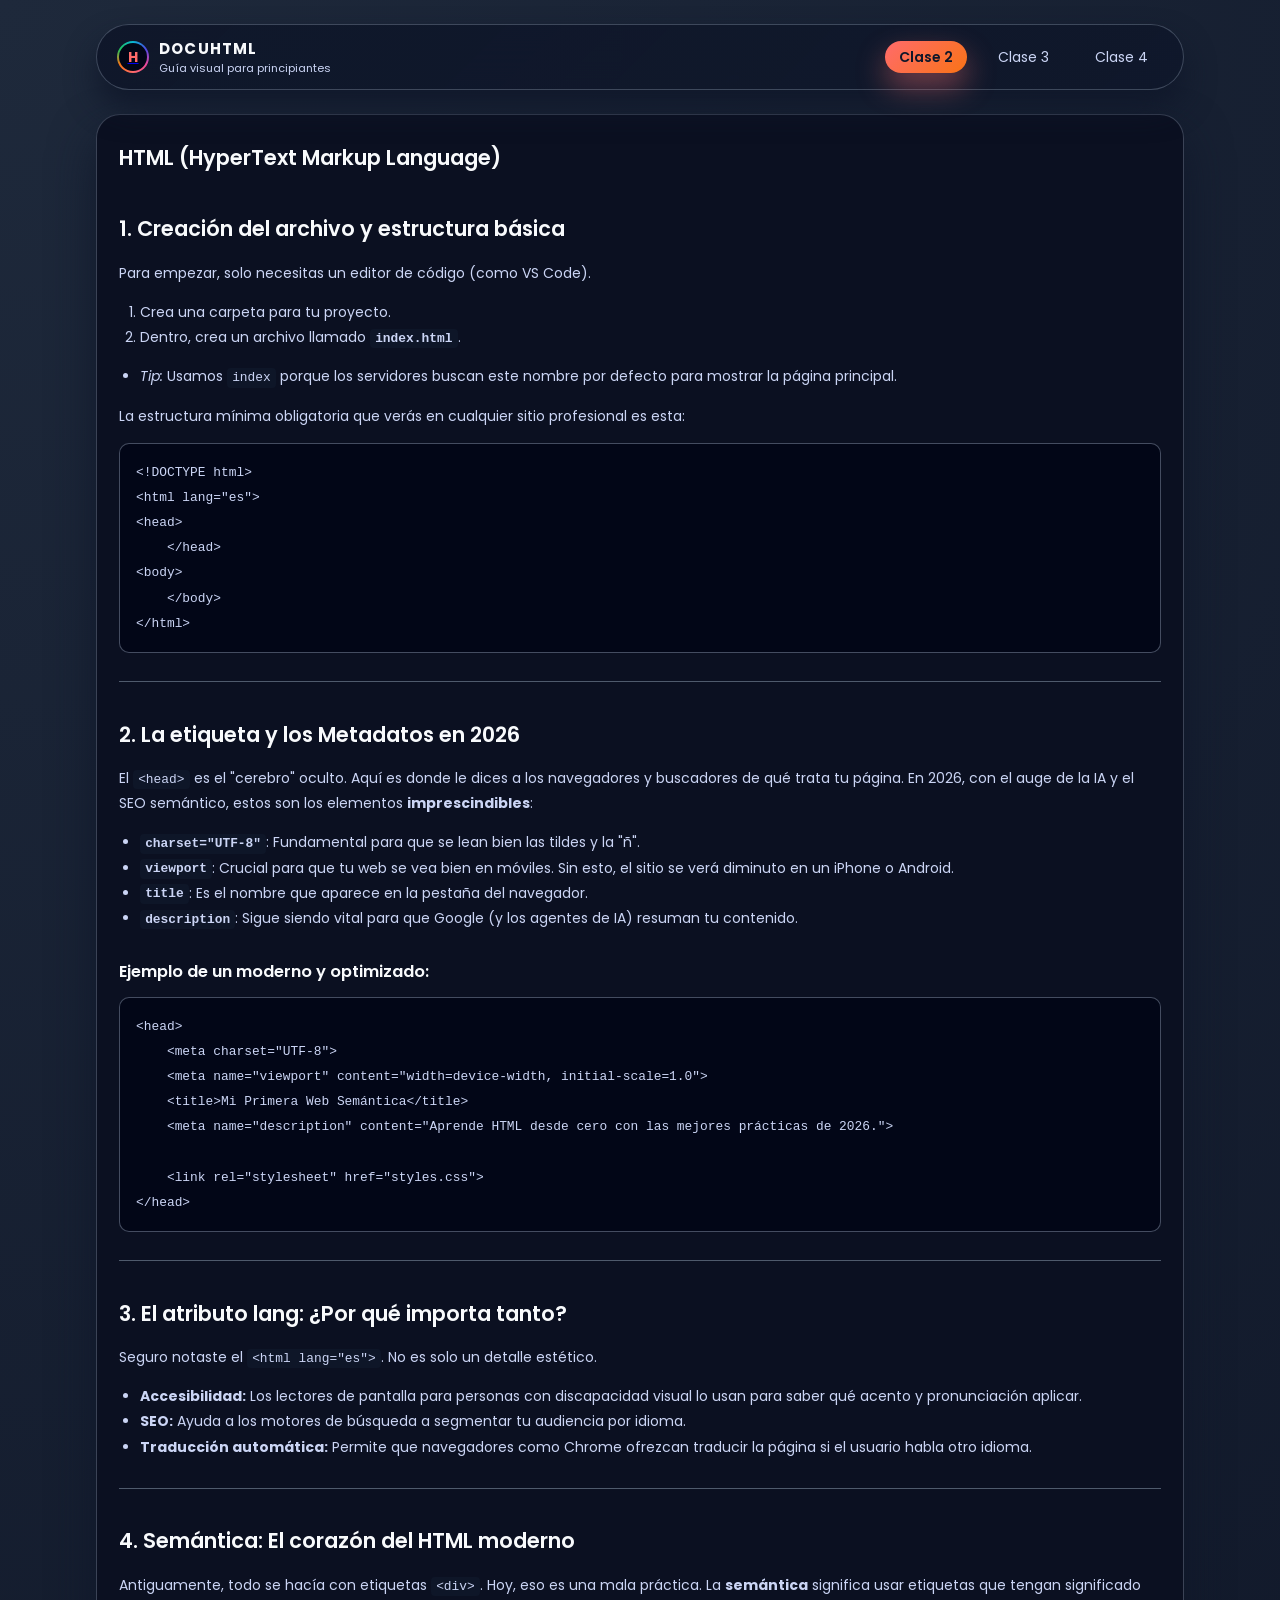
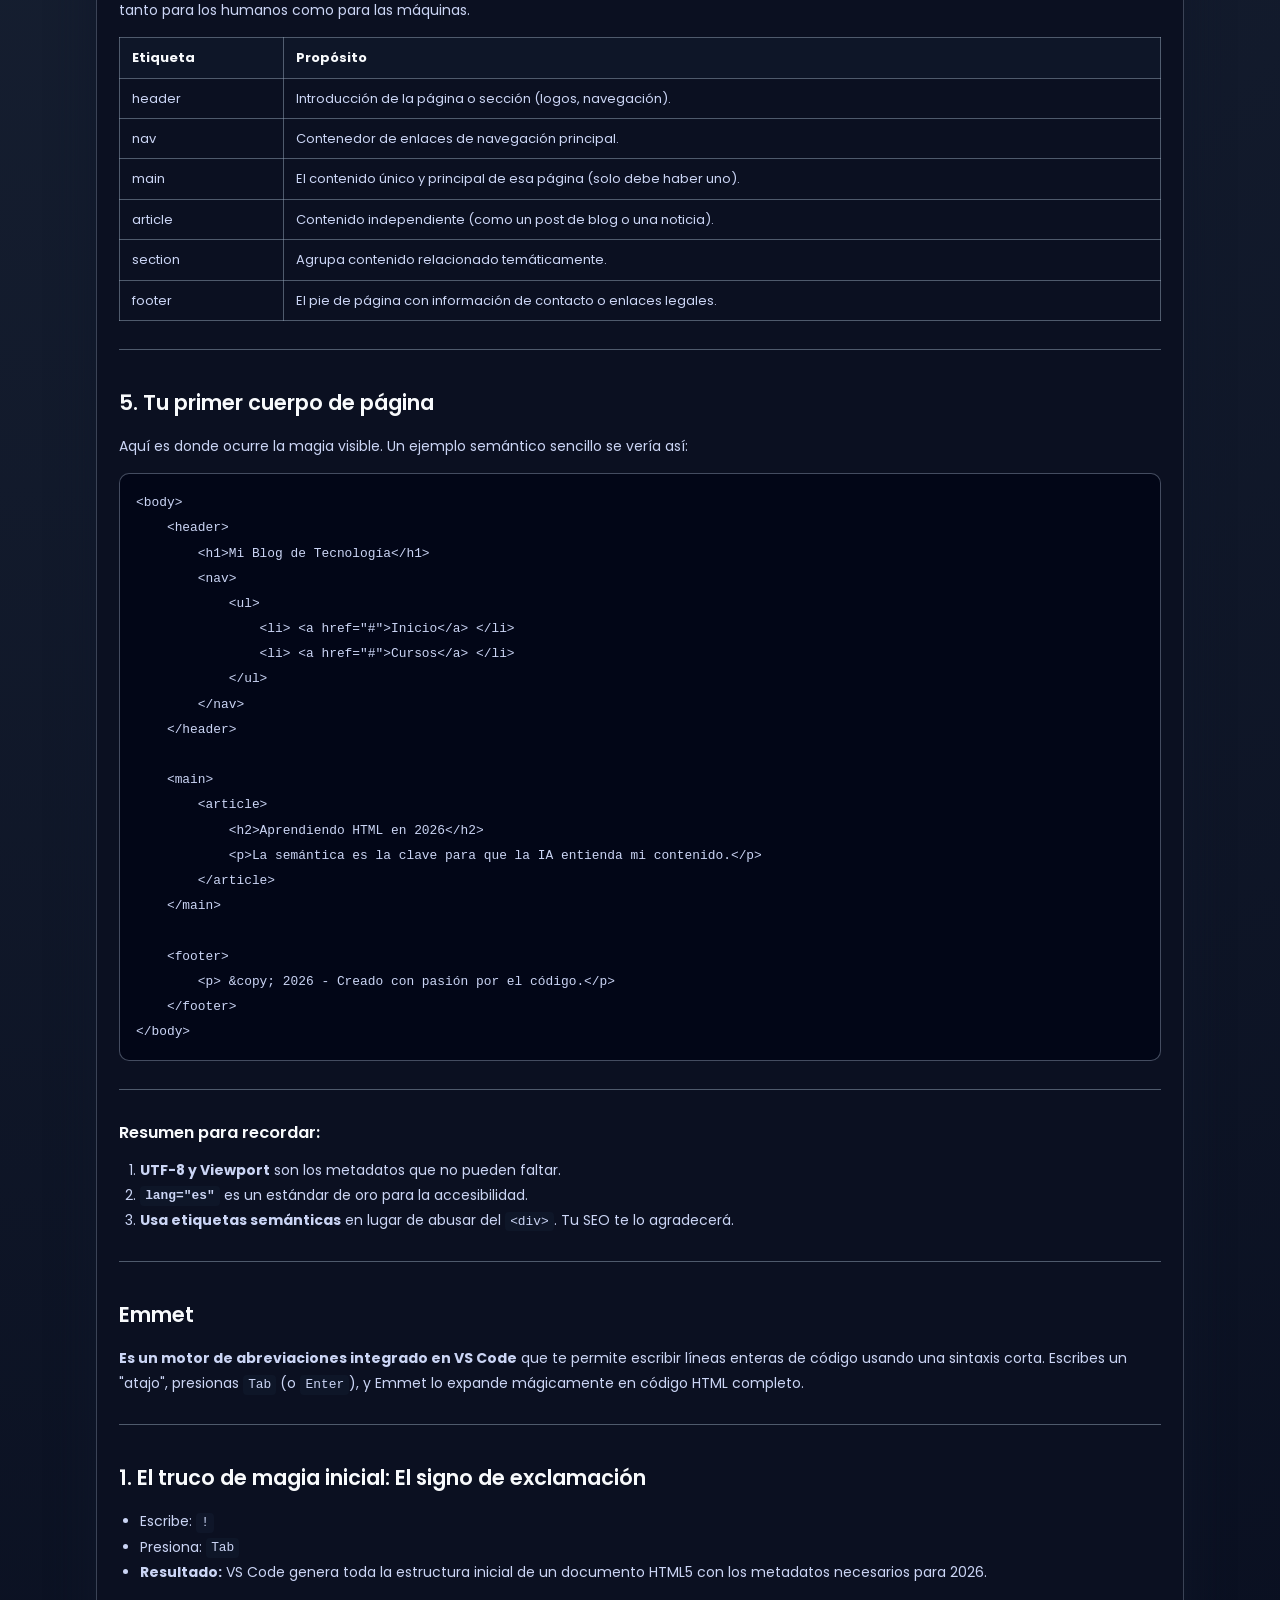
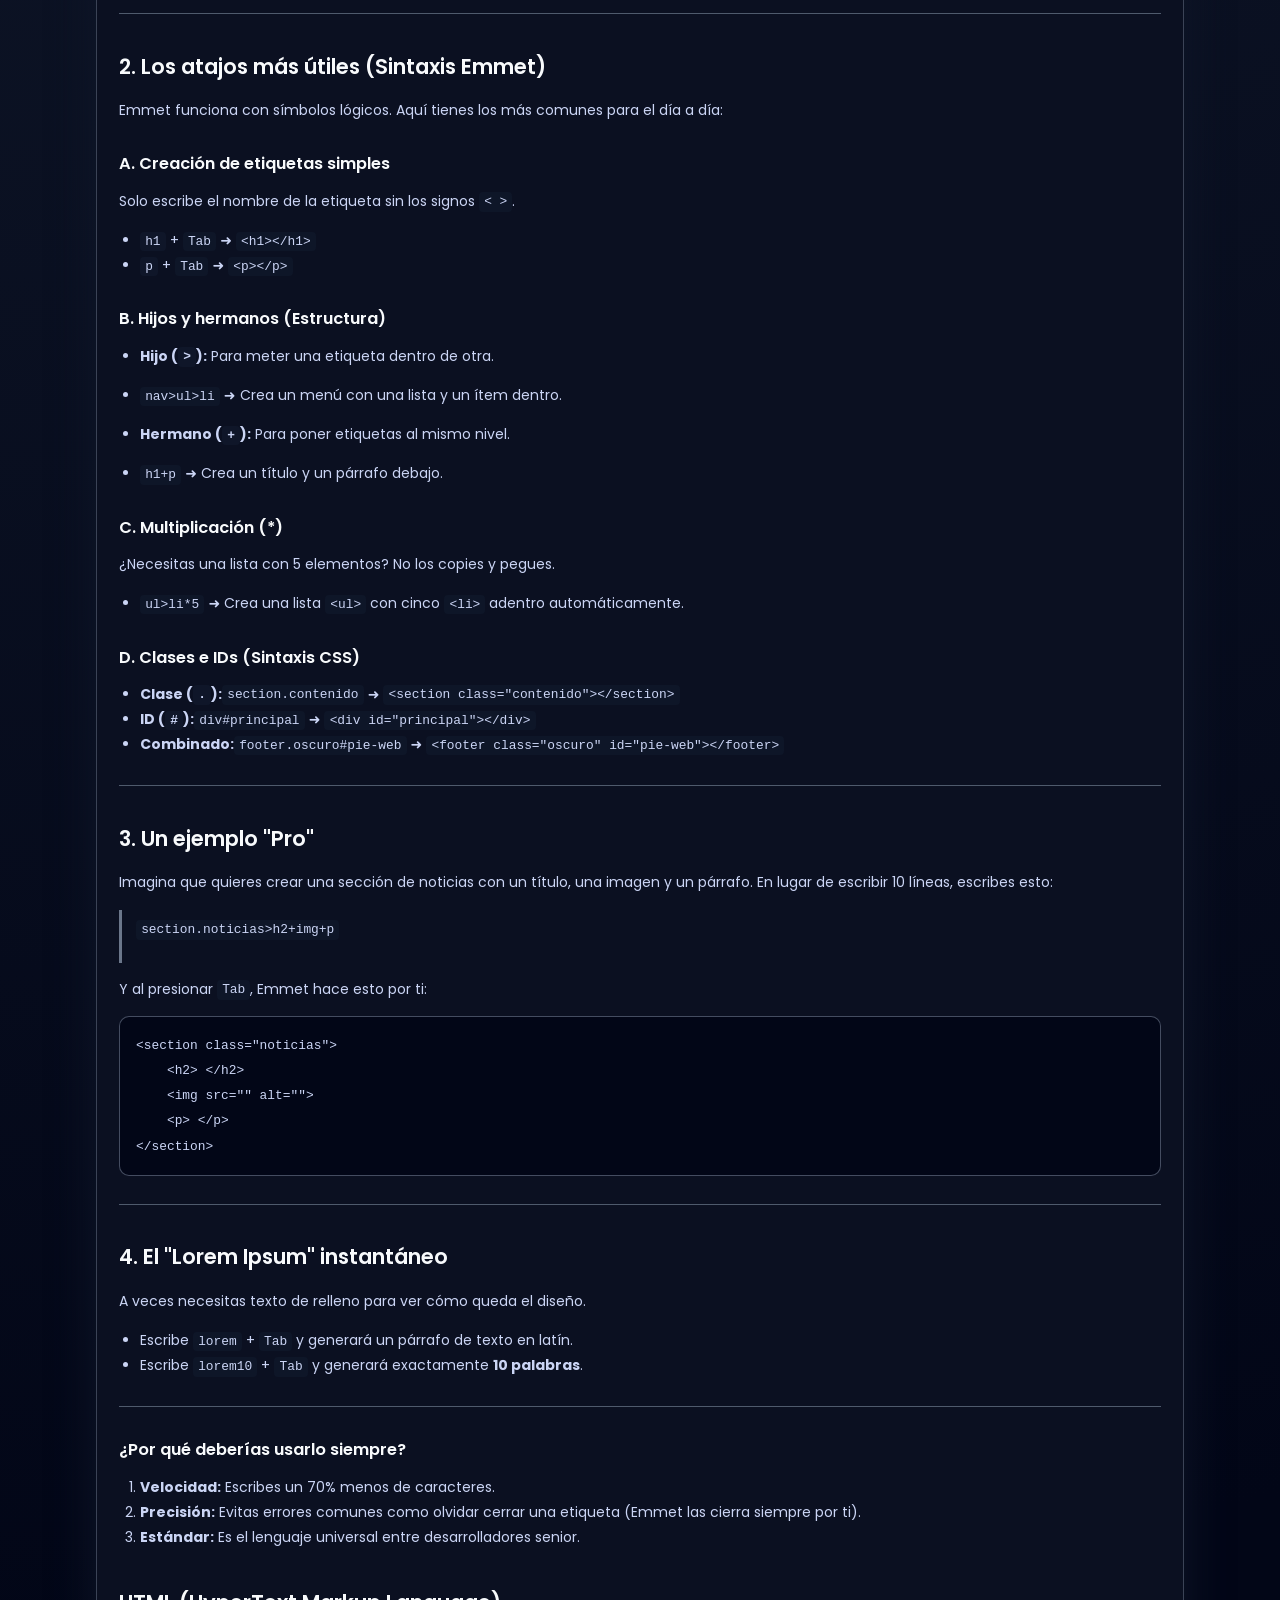
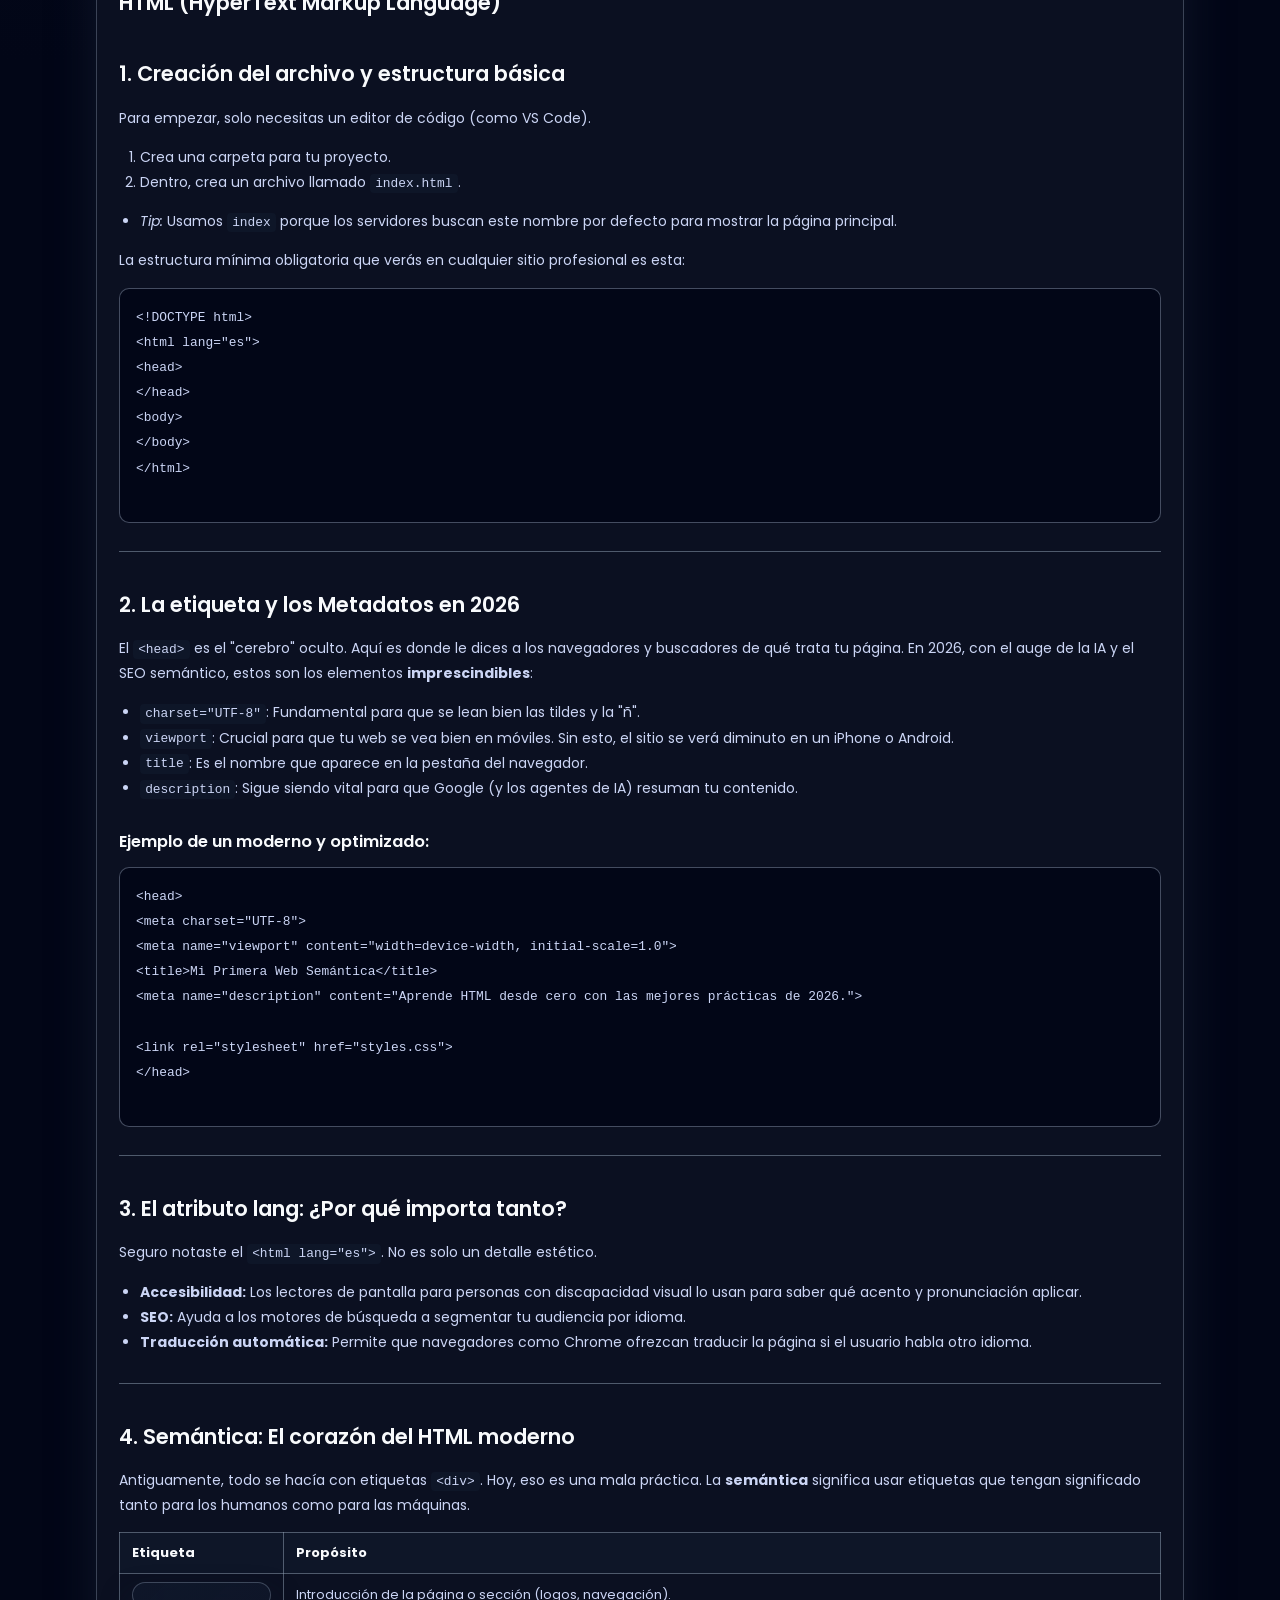
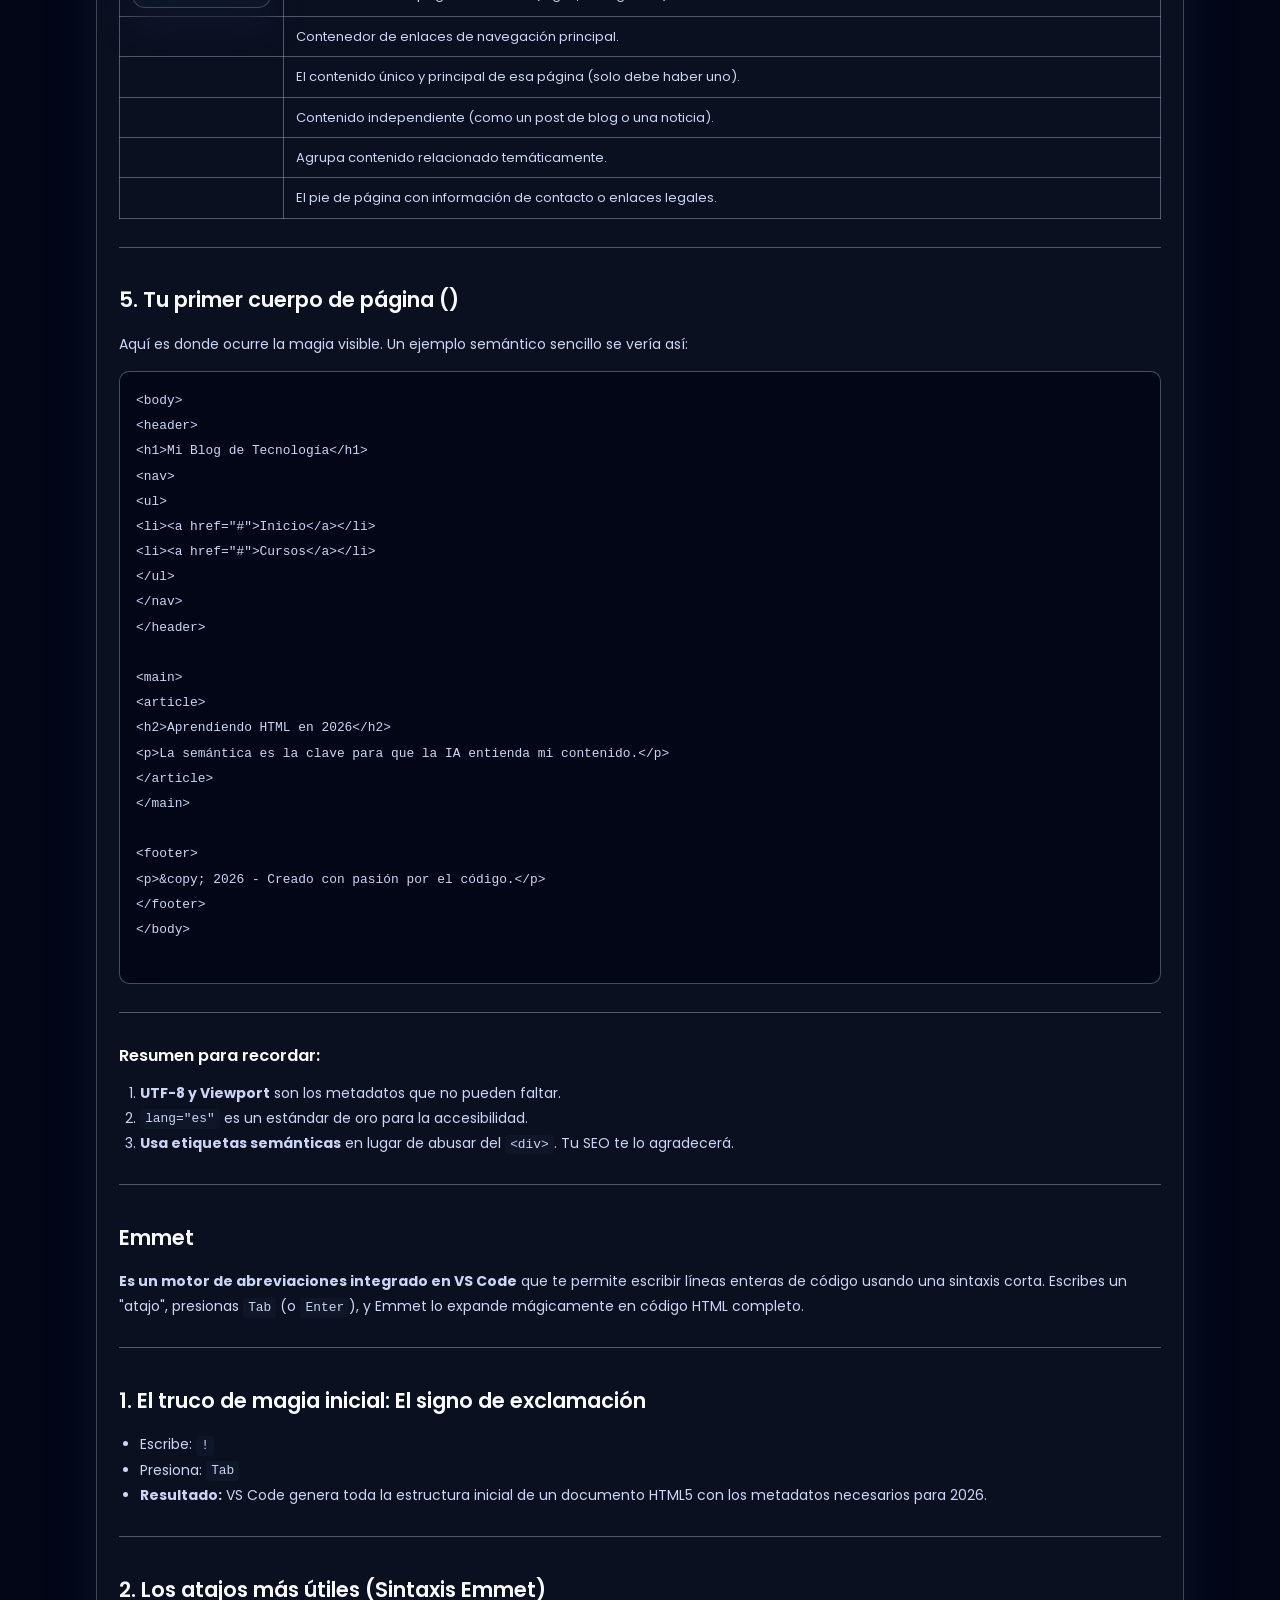
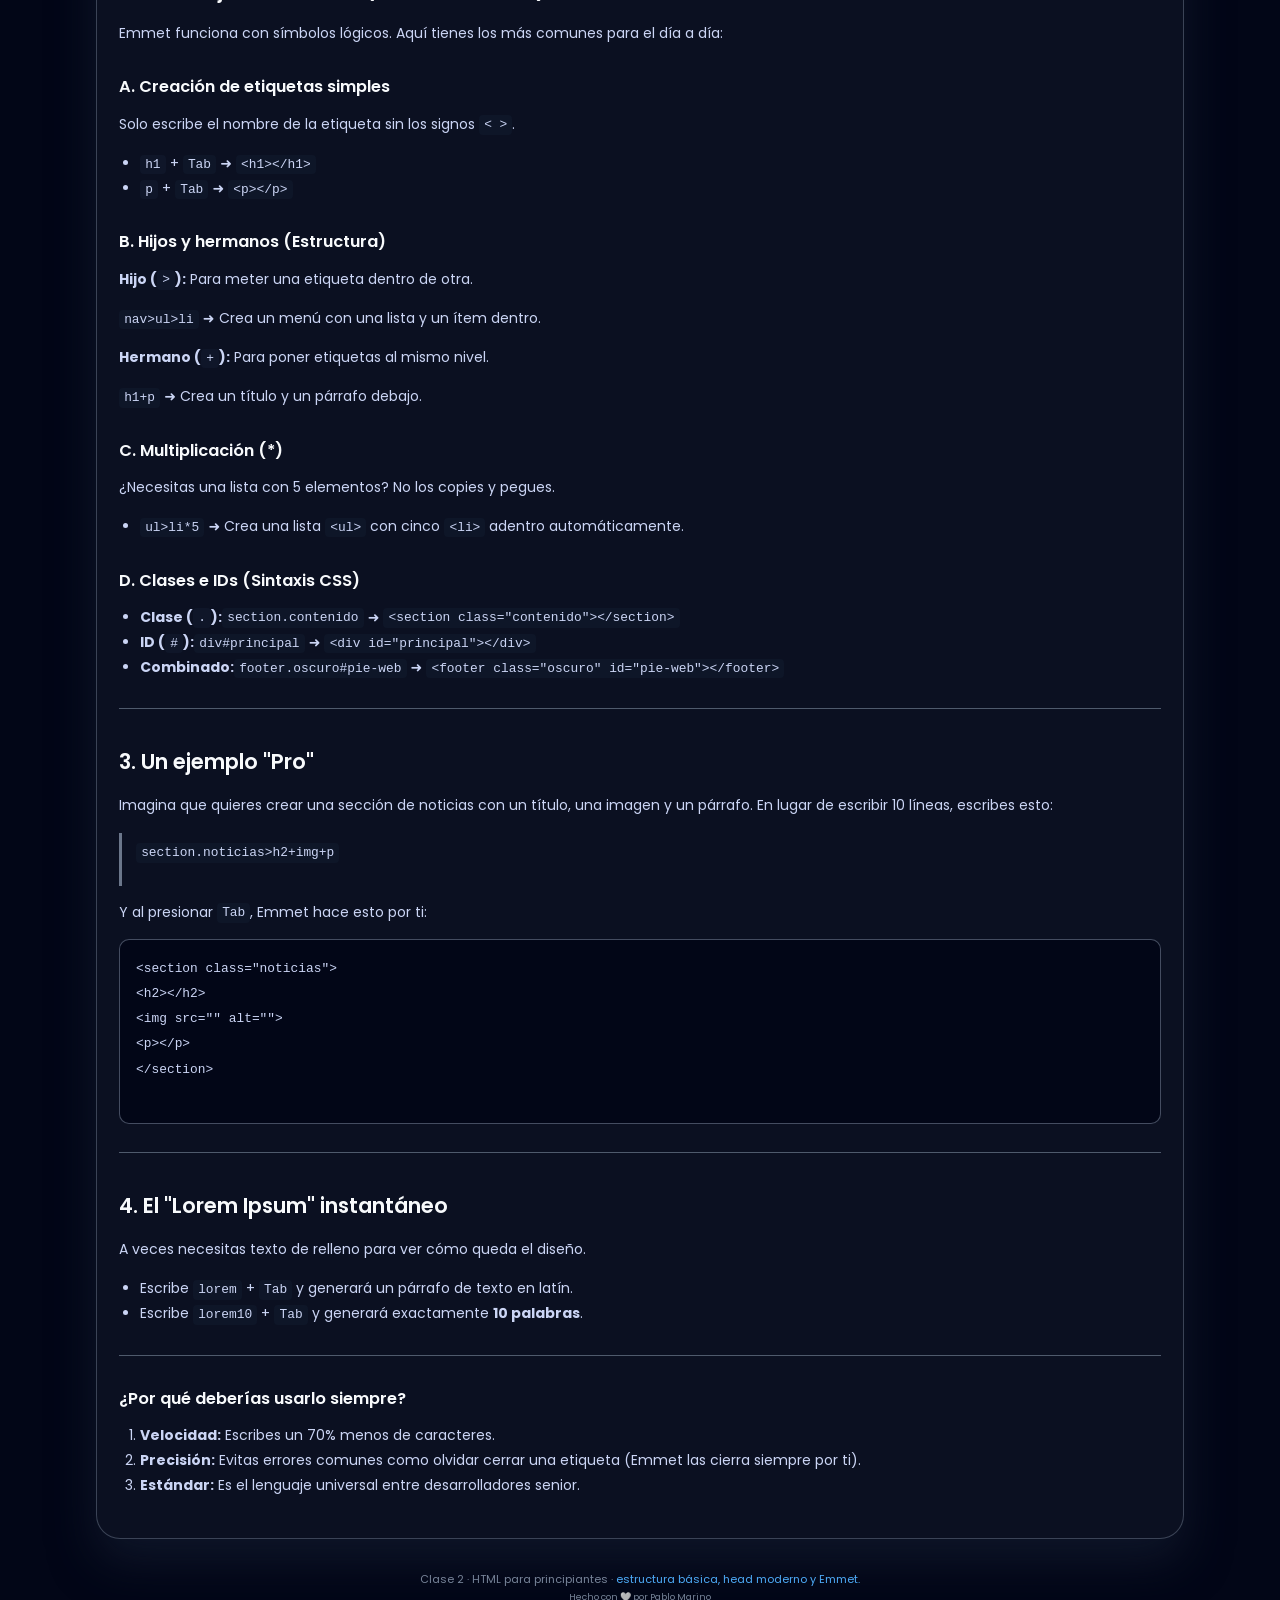
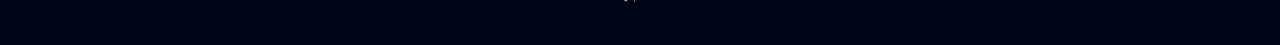
<file: pages/clase2.html>
<!doctype html>
<html lang="es">
  <head>
    <meta charset="UTF-8" />
    <meta name="viewport" content="width=device-width, initial-scale=1.0" />
    <title>Clase 2 · Estructura básica HTML</title>

    <link rel="preconnect" href="https://fonts.googleapis.com" />
    <link rel="preconnect" href="https://fonts.gstatic.com" crossorigin />
    <link
      href="https://fonts.googleapis.com/css2?family=Poppins:wght@300;400;600;700&display=swap"
      rel="stylesheet"
    />
    <link rel="stylesheet" href="../css/style.css" />
  </head>
  <body>
    <div class="page">
      <header>
        <div class="logo">
          <a href="../index.html">
            <div class="logo-badge">
              <div class="logo-badge-inner">H</div>
            </div>
          </a>
          <div>
            <div class="logo-text-main">DocuHTML</div>
            <div class="logo-text-sub">Guía visual para principiantes</div>
          </div>
        </div>
        <nav>
          <ul>
            <li><a class="cta" href="clase2.html">Clase 2</a></li>
            <li><a href="clase3.html">Clase 3</a></li>
            <li><a href="clase4.html">Clase 4</a></li>
          </ul>
        </nav>
      </header>

      <main>
        <section class="content-card">
          <h2>HTML (HyperText Markup Language)</h2>
          <h2>1. Creación del archivo y estructura básica</h2>
          <p>
            Para empezar, solo necesitas un editor de código (como VS Code).
          </p>
          <ol>
            <li>Crea una carpeta para tu proyecto.</li>
            <li>
              Dentro, crea un archivo llamado
              <strong><code>index.html</code></strong
              >.
            </li>
          </ol>
          <ul>
            <li>
              <em>Tip:</em> Usamos <code>index</code> porque los servidores
              buscan este nombre por defecto para mostrar la página principal.
            </li>
          </ul>
          <p>
            La estructura mínima obligatoria que verás en cualquier sitio
            profesional es esta:
          </p>
          <pre><code class="language-html">&lt;!DOCTYPE html&gt;
&lt;html lang="es"&gt;
&lt;head&gt;
    &lt;/head&gt;
&lt;body&gt;
    &lt;/body&gt;
&lt;/html&gt;
</code></pre>
          <hr />
          <h2>2. La etiqueta y los Metadatos en 2026</h2>
          <p>
            El <code>&lt;head&gt;</code> es el "cerebro" oculto. Aquí es donde
            le dices a los navegadores y buscadores de qué trata tu página. En
            2026, con el auge de la IA y el SEO semántico, estos son los
            elementos <strong>imprescindibles</strong>:
          </p>
          <ul>
            <li>
              <strong><code>charset="UTF-8"</code></strong
              >: Fundamental para que se lean bien las tildes y la "ñ".
            </li>
            <li>
              <strong><code>viewport</code></strong
              >: Crucial para que tu web se vea bien en móviles. Sin esto, el
              sitio se verá diminuto en un iPhone o Android.
            </li>
            <li>
              <strong><code>title</code></strong
              >: Es el nombre que aparece en la pestaña del navegador.
            </li>
            <li>
              <strong><code>description</code></strong
              >: Sigue siendo vital para que Google (y los agentes de IA)
              resuman tu contenido.
            </li>
          </ul>
          <h3>Ejemplo de un moderno y optimizado:</h3>
          <pre><code class="language-html">&lt;head&gt;
    &lt;meta charset="UTF-8"&gt;
    &lt;meta name="viewport" content="width=device-width, initial-scale=1.0"&gt;
    &lt;title&gt;Mi Primera Web Semántica&lt;/title&gt;
    &lt;meta name="description" content="Aprende HTML desde cero con las mejores prácticas de 2026."&gt;

    &lt;link rel="stylesheet" href="styles.css"&gt;
&lt;/head&gt;
</code></pre>
          <hr />
          <h2>3. El atributo lang: ¿Por qué importa tanto?</h2>
          <p>
            Seguro notaste el <code>&lt;html lang="es"&gt;</code>. No es solo un
            detalle estético.
          </p>
          <ul>
            <li>
              <strong>Accesibilidad:</strong> Los lectores de pantalla para
              personas con discapacidad visual lo usan para saber qué acento y
              pronunciación aplicar.
            </li>
            <li>
              <strong>SEO:</strong> Ayuda a los motores de búsqueda a segmentar
              tu audiencia por idioma.
            </li>
            <li>
              <strong>Traducción automática:</strong> Permite que navegadores
              como Chrome ofrezcan traducir la página si el usuario habla otro
              idioma.
            </li>
          </ul>
          <hr />
          <h2>4. Semántica: El corazón del HTML moderno</h2>
          <p>
            Antiguamente, todo se hacía con etiquetas <code>&lt;div&gt;</code>.
            Hoy, eso es una mala práctica. La
            <strong>semántica</strong> significa usar etiquetas que tengan
            significado tanto para los humanos como para las máquinas.
          </p>
          <table>
            <thead>
              <tr>
                <th>Etiqueta</th>
                <th>Propósito</th>
              </tr>
            </thead>
            <tbody>
              <tr>
                <td>header</td>
                <td>
                  Introducción de la página o sección (logos, navegación).
                </td>
              </tr>
              <tr>
                <td>nav</td>
                <td>Contenedor de enlaces de navegación principal.</td>
              </tr>
              <tr>
                <td>main</td>
                <td>
                  El contenido único y principal de esa página (solo debe haber
                  uno).
                </td>
              </tr>
              <tr>
                <td>article</td>
                <td>
                  Contenido independiente (como un post de blog o una noticia).
                </td>
              </tr>
              <tr>
                <td>section</td>
                <td>Agrupa contenido relacionado temáticamente.</td>
              </tr>
              <tr>
                <td>footer</td>
                <td>
                  El pie de página con información de contacto o enlaces
                  legales.
                </td>
              </tr>
            </tbody>
          </table>
          <hr />
          <h2>5. Tu primer cuerpo de página</h2>
          <p>
            Aquí es donde ocurre la magia visible. Un ejemplo semántico sencillo
            se vería así:
          </p>
          <pre><code class="language-html">&lt;body&gt;
    &lt;header&gt;
        &lt;h1&gt;Mi Blog de Tecnología&lt;/h1&gt;
        &lt;nav&gt;
            &lt;ul&gt;
                &lt;li&gt; &lt;a href="#"&gt;Inicio&lt;/a&gt; &lt;/li&gt;
                &lt;li&gt; &lt;a href="#"&gt;Cursos&lt;/a&gt; &lt;/li&gt;
            &lt;/ul&gt;
        &lt;/nav&gt;
    &lt;/header&gt;

    &lt;main&gt;
        &lt;article&gt;
            &lt;h2&gt;Aprendiendo HTML en 2026&lt;/h2&gt;
            &lt;p&gt;La semántica es la clave para que la IA entienda mi contenido.&lt;/p&gt;
        &lt;/article&gt;
    &lt;/main&gt;

    &lt;footer&gt;
        &lt;p&gt; &amp;copy; 2026 - Creado con pasión por el código.&lt;/p&gt;
    &lt;/footer&gt;
&lt;/body&gt;
</code></pre>
          <hr />
          <h3>Resumen para recordar:</h3>
          <ol>
            <li>
              <strong>UTF-8 y Viewport</strong> son los metadatos que no pueden
              faltar.
            </li>
            <li>
              <strong><code>lang="es"</code></strong> es un estándar de oro para
              la accesibilidad.
            </li>
            <li>
              <strong>Usa etiquetas semánticas</strong> en lugar de abusar del
              <code>&lt;div&gt;</code>. Tu SEO te lo agradecerá.
            </li>
          </ol>
          <hr />
          <h2>Emmet</h2>
          <p>
            <strong>Es un motor de abreviaciones integrado en VS Code</strong>
            que te permite escribir líneas enteras de código usando una sintaxis
            corta. Escribes un "atajo", presionas <code>Tab</code> (o
            <code>Enter</code>), y Emmet lo expande mágicamente en código HTML
            completo.
          </p>
          <hr />
          <h2>1. El truco de magia inicial: El signo de exclamación</h2>
          <ul>
            <li>Escribe: <code>!</code></li>
            <li>Presiona: <code>Tab</code></li>
            <li>
              <strong>Resultado:</strong> VS Code genera toda la estructura
              inicial de un documento HTML5 con los metadatos necesarios para
              2026.
            </li>
          </ul>
          <hr />
          <h2>2. Los atajos más útiles (Sintaxis Emmet)</h2>
          <p>
            Emmet funciona con símbolos lógicos. Aquí tienes los más comunes
            para el día a día:
          </p>
          <h3>A. Creación de etiquetas simples</h3>
          <p>
            Solo escribe el nombre de la etiqueta sin los signos
            <code>&lt; &gt;</code>.
          </p>
          <ul>
            <li>
              <code>h1</code> + <code>Tab</code> ➜
              <code>&lt;h1&gt;&lt;/h1&gt;</code>
            </li>
            <li>
              <code>p</code> + <code>Tab</code> ➜
              <code>&lt;p&gt;&lt;/p&gt;</code>
            </li>
          </ul>
          <h3>B. Hijos y hermanos (Estructura)</h3>
          <ul>
            <li>
              <p>
                <strong>Hijo (<code>&gt;</code>):</strong> Para meter una
                etiqueta dentro de otra.
              </p>
            </li>
            <li>
              <p>
                <code>nav&gt;ul&gt;li</code> ➜ Crea un menú con una lista y un
                ítem dentro.
              </p>
            </li>
            <li>
              <p>
                <strong>Hermano (<code>+</code>):</strong> Para poner etiquetas
                al mismo nivel.
              </p>
            </li>
            <li>
              <p><code>h1+p</code> ➜ Crea un título y un párrafo debajo.</p>
            </li>
          </ul>
          <h3>C. Multiplicación (*)</h3>
          <p>¿Necesitas una lista con 5 elementos? No los copies y pegues.</p>
          <ul>
            <li>
              <code>ul&gt;li*5</code> ➜ Crea una lista
              <code>&lt;ul&gt;</code> con cinco <code>&lt;li&gt;</code> adentro
              automáticamente.
            </li>
          </ul>
          <h3>D. Clases e IDs (Sintaxis CSS)</h3>
          <ul>
            <li>
              <strong>Clase (<code>.</code>):</strong
              ><code>section.contenido</code> ➜
              <code>&lt;section class="contenido"&gt;&lt;/section&gt;</code>
            </li>
            <li>
              <strong>ID (<code>#</code>):</strong><code>div#principal</code> ➜
              <code>&lt;div id="principal"&gt;&lt;/div&gt;</code>
            </li>
            <li>
              <strong>Combinado:</strong><code>footer.oscuro#pie-web</code> ➜
              <code
                >&lt;footer class="oscuro" id="pie-web"&gt;&lt;/footer&gt;</code
              >
            </li>
          </ul>
          <hr />
          <h2>3. Un ejemplo "Pro"</h2>
          <p>
            Imagina que quieres crear una sección de noticias con un título, una
            imagen y un párrafo. En lugar de escribir 10 líneas, escribes esto:
          </p>
          <blockquote>
            <p><code>section.noticias&gt;h2+img+p</code></p>
          </blockquote>
          <p>Y al presionar <code>Tab</code>, Emmet hace esto por ti:</p>
          <pre><code class="language-html">&lt;section class="noticias"&gt;
    &lt;h2&gt; &lt;/h2&gt;
    &lt;img src="" alt=""&gt;
    &lt;p&gt; &lt;/p&gt;
&lt;/section&gt;
</code></pre>
          <hr />
          <h2>4. El "Lorem Ipsum" instantáneo</h2>
          <p>
            A veces necesitas texto de relleno para ver cómo queda el diseño.
          </p>
          <ul>
            <li>
              Escribe <code>lorem</code> + <code>Tab</code> y generará un
              párrafo de texto en latín.
            </li>
            <li>
              Escribe <code>lorem10</code> + <code>Tab</code> y generará
              exactamente <strong>10 palabras</strong>.
            </li>
          </ul>
          <hr />
          <h3>¿Por qué deberías usarlo siempre?</h3>
          <ol>
            <li>
              <strong>Velocidad:</strong> Escribes un 70% menos de caracteres.
            </li>
            <li>
              <strong>Precisión:</strong> Evitas errores comunes como olvidar
              cerrar una etiqueta (Emmet las cierra siempre por ti).
            </li>
            <li>
              <strong>Estándar:</strong> Es el lenguaje universal entre
              desarrolladores senior.
            </li>
          </ol>
          <h2>HTML (HyperText Markup Language)</h2>
          <h2>1. Creación del archivo y estructura básica</h2>
          <p>
            Para empezar, solo necesitas un editor de código (como VS Code).
          </p>
          <ol>
            <li>Crea una carpeta para tu proyecto.</li>
            <li>Dentro, crea un archivo llamado <code>index.html</code>.</li>
          </ol>
          <ul>
            <li>
              <em>Tip:</em> Usamos <code>index</code> porque los servidores
              buscan este nombre por defecto para mostrar la página principal.
            </li>
          </ul>
          <p>
            La estructura mínima obligatoria que verás en cualquier sitio
            profesional es esta:
          </p>
          <pre><code class="language-plaintext">&lt;!DOCTYPE html&gt;  
&lt;html lang="es"&gt;  
&lt;head&gt;  
&lt;/head&gt;  
&lt;body&gt;  
&lt;/body&gt;  
&lt;/html&gt;  
  
</code></pre>
          <hr />
          <h2>2. La etiqueta y los Metadatos en 2026</h2>
          <p>
            El <code>&lt;head&gt;</code> es el "cerebro" oculto. Aquí es donde
            le dices a los navegadores y buscadores de qué trata tu página. En
            2026, con el auge de la IA y el SEO semántico, estos son los
            elementos <strong>imprescindibles</strong>:
          </p>
          <ul>
            <li>
              <code>charset="UTF-8"</code>: Fundamental para que se lean bien
              las tildes y la "ñ".
            </li>
            <li>
              <code>viewport</code>: Crucial para que tu web se vea bien en
              móviles. Sin esto, el sitio se verá diminuto en un iPhone o
              Android.
            </li>
            <li>
              <code>title</code>: Es el nombre que aparece en la pestaña del
              navegador.
            </li>
            <li>
              <code>description</code>: Sigue siendo vital para que Google (y
              los agentes de IA) resuman tu contenido.
            </li>
          </ul>
          <h3>Ejemplo de un moderno y optimizado:</h3>
          <pre><code class="language-plaintext">&lt;head&gt;  
&lt;meta charset="UTF-8"&gt;  
&lt;meta name="viewport" content="width=device-width, initial-scale=1.0"&gt;  
&lt;title&gt;Mi Primera Web Semántica&lt;/title&gt;  
&lt;meta name="description" content="Aprende HTML desde cero con las mejores prácticas de 2026."&gt;  
  
&lt;link rel="stylesheet" href="styles.css"&gt;  
&lt;/head&gt;  
  
</code></pre>
          <hr />
          <h2>3. El atributo lang: ¿Por qué importa tanto?</h2>
          <p>
            Seguro notaste el <code>&lt;html lang="es"&gt;</code>. No es solo un
            detalle estético.
          </p>
          <ul>
            <li>
              <strong>Accesibilidad:</strong> Los lectores de pantalla para
              personas con discapacidad visual lo usan para saber qué acento y
              pronunciación aplicar.
            </li>
            <li>
              <strong>SEO:</strong> Ayuda a los motores de búsqueda a segmentar
              tu audiencia por idioma.
            </li>
            <li>
              <strong>Traducción automática:</strong> Permite que navegadores
              como Chrome ofrezcan traducir la página si el usuario habla otro
              idioma.
            </li>
          </ul>
          <hr />
          <h2>4. Semántica: El corazón del HTML moderno</h2>
          <p>
            Antiguamente, todo se hacía con etiquetas <code>&lt;div&gt;</code>.
            Hoy, eso es una mala práctica. La
            <strong>semántica</strong> significa usar etiquetas que tengan
            significado tanto para los humanos como para las máquinas.
          </p>
          <table>
            <thead>
              <tr>
                <th>Etiqueta</th>
                <th>Propósito</th>
              </tr>
            </thead>
            <tbody>
              <tr>
                <td><header></header></td>
                <td>
                  Introducción de la página o sección (logos, navegación).
                </td>
              </tr>
              <tr>
                <td><nav></nav></td>
                <td>Contenedor de enlaces de navegación principal.</td>
              </tr>
              <tr>
                <td><main></main></td>
                <td>
                  El contenido único y principal de esa página (solo debe haber
                  uno).
                </td>
              </tr>
              <tr>
                <td><article></article></td>
                <td>
                  Contenido independiente (como un post de blog o una noticia).
                </td>
              </tr>
              <tr>
                <td><section></section></td>
                <td>Agrupa contenido relacionado temáticamente.</td>
              </tr>
              <tr>
                <td><footer></footer></td>
                <td>
                  El pie de página con información de contacto o enlaces
                  legales.
                </td>
              </tr>
            </tbody>
          </table>
          <hr />
          <h2>5. Tu primer cuerpo de página ()</h2>
          <p>
            Aquí es donde ocurre la magia visible. Un ejemplo semántico sencillo
            se vería así:
          </p>
          <pre><code class="language-plaintext">&lt;body&gt;  
&lt;header&gt;  
&lt;h1&gt;Mi Blog de Tecnología&lt;/h1&gt;  
&lt;nav&gt;  
&lt;ul&gt;  
&lt;li&gt;&lt;a href="#"&gt;Inicio&lt;/a&gt;&lt;/li&gt;  
&lt;li&gt;&lt;a href="#"&gt;Cursos&lt;/a&gt;&lt;/li&gt;  
&lt;/ul&gt;  
&lt;/nav&gt;  
&lt;/header&gt;  
  
&lt;main&gt;  
&lt;article&gt;  
&lt;h2&gt;Aprendiendo HTML en 2026&lt;/h2&gt;  
&lt;p&gt;La semántica es la clave para que la IA entienda mi contenido.&lt;/p&gt;  
&lt;/article&gt;  
&lt;/main&gt;  
  
&lt;footer&gt;  
&lt;p&gt;&amp;copy; 2026 - Creado con pasión por el código.&lt;/p&gt;  
&lt;/footer&gt;  
&lt;/body&gt;  
  
</code></pre>
          <hr />
          <h3>Resumen para recordar:</h3>
          <ol>
            <li>
              <strong>UTF-8 y Viewport</strong> son los metadatos que no pueden
              faltar.
            </li>
            <li>
              <code>lang="es"</code> es un estándar de oro para la
              accesibilidad.
            </li>
            <li>
              <strong>Usa etiquetas semánticas</strong> en lugar de abusar del
              <code>&lt;div&gt;</code>. Tu SEO te lo agradecerá.
            </li>
          </ol>
          <hr />
          <h2>Emmet</h2>
          <p>
            <strong>Es un motor de abreviaciones integrado en VS Code</strong>
            que te permite escribir líneas enteras de código usando una sintaxis
            corta. Escribes un "atajo", presionas <code>Tab</code> (o
            <code>Enter</code>), y Emmet lo expande mágicamente en código HTML
            completo.
          </p>
          <hr />
          <h2>1. El truco de magia inicial: El signo de exclamación</h2>
          <ul>
            <li>Escribe: <code>!</code></li>
            <li>Presiona: <code>Tab</code></li>
            <li>
              <strong>Resultado:</strong> VS Code genera toda la estructura
              inicial de un documento HTML5 con los metadatos necesarios para
              2026.
            </li>
          </ul>
          <hr />
          <h2>2. Los atajos más útiles (Sintaxis Emmet)</h2>
          <p>
            Emmet funciona con símbolos lógicos. Aquí tienes los más comunes
            para el día a día:
          </p>
          <h3>A. Creación de etiquetas simples</h3>
          <p>
            Solo escribe el nombre de la etiqueta sin los signos
            <code>&lt; &gt;</code>.
          </p>
          <ul>
            <li>
              <code>h1</code> + <code>Tab</code> ➜
              <code>&lt;h1&gt;&lt;/h1&gt;</code>
            </li>
            <li>
              <code>p</code> + <code>Tab</code> ➜
              <code>&lt;p&gt;&lt;/p&gt;</code>
            </li>
          </ul>
          <h3>B. Hijos y hermanos (Estructura)</h3>
          <p>
            <strong>Hijo (</strong><code>&gt;</code><strong>):</strong> Para
            meter una etiqueta dentro de otra.
          </p>
          <p>
            <code>nav&gt;ul&gt;li</code> ➜ Crea un menú con una lista y un ítem
            dentro.
          </p>
          <p>
            <strong>Hermano (</strong><code>+</code><strong>):</strong> Para
            poner etiquetas al mismo nivel.
          </p>
          <p><code>h1+p</code> ➜ Crea un título y un párrafo debajo.</p>
          <h3>C. Multiplicación (*)</h3>
          <p>¿Necesitas una lista con 5 elementos? No los copies y pegues.</p>
          <ul>
            <li>
              <code>ul&gt;li*5</code> ➜ Crea una lista
              <code>&lt;ul&gt;</code> con cinco <code>&lt;li&gt;</code> adentro
              automáticamente.
            </li>
          </ul>
          <h3>D. Clases e IDs (Sintaxis CSS)</h3>
          <ul>
            <li>
              <strong>Clase (</strong><code>.</code><strong>):</strong
              ><code>section.contenido</code> ➜
              <code>&lt;section class="contenido"&gt;&lt;/section&gt;</code>
            </li>
            <li>
              <strong>ID (</strong><code>#</code><strong>):</strong
              ><code>div#principal</code> ➜
              <code>&lt;div id="principal"&gt;&lt;/div&gt;</code>
            </li>
            <li>
              <strong>Combinado:</strong><code>footer.oscuro#pie-web</code> ➜
              <code
                >&lt;footer class="oscuro" id="pie-web"&gt;&lt;/footer&gt;</code
              >
            </li>
          </ul>
          <hr />
          <h2>3. Un ejemplo "Pro"</h2>
          <p>
            Imagina que quieres crear una sección de noticias con un título, una
            imagen y un párrafo. En lugar de escribir 10 líneas, escribes esto:
          </p>
          <blockquote>
            <p><code>section.noticias&gt;h2+img+p</code></p>
          </blockquote>
          <p>Y al presionar <code>Tab</code>, Emmet hace esto por ti:</p>
          <pre><code class="language-plaintext">&lt;section class="noticias"&gt;  
&lt;h2&gt;&lt;/h2&gt;  
&lt;img src="" alt=""&gt;  
&lt;p&gt;&lt;/p&gt;  
&lt;/section&gt;  
  
</code></pre>
          <hr />
          <h2>4. El "Lorem Ipsum" instantáneo</h2>
          <p>
            A veces necesitas texto de relleno para ver cómo queda el diseño.
          </p>
          <ul>
            <li>
              Escribe <code>lorem</code> + <code>Tab</code> y generará un
              párrafo de texto en latín.
            </li>
            <li>
              Escribe <code>lorem10</code> + <code>Tab</code> y generará
              exactamente <strong>10 palabras</strong>.
            </li>
          </ul>
          <hr />
          <h3>¿Por qué deberías usarlo siempre?</h3>
          <ol>
            <li>
              <strong>Velocidad:</strong> Escribes un 70% menos de caracteres.
            </li>
            <li>
              <strong>Precisión:</strong> Evitas errores comunes como olvidar
              cerrar una etiqueta (Emmet las cierra siempre por ti).
            </li>
            <li>
              <strong>Estándar:</strong> Es el lenguaje universal entre
              desarrolladores senior.
            </li>
          </ol>
        </section>
      </main>

      <footer>
        Clase 2 · HTML para principiantes ·
        <span>estructura básica, head moderno y Emmet.</span>
        <br />
        <small>Hecho con 🤍 por Pablo Marino</small>
      </footer>
    </div>
  </body>
</html>
</file>
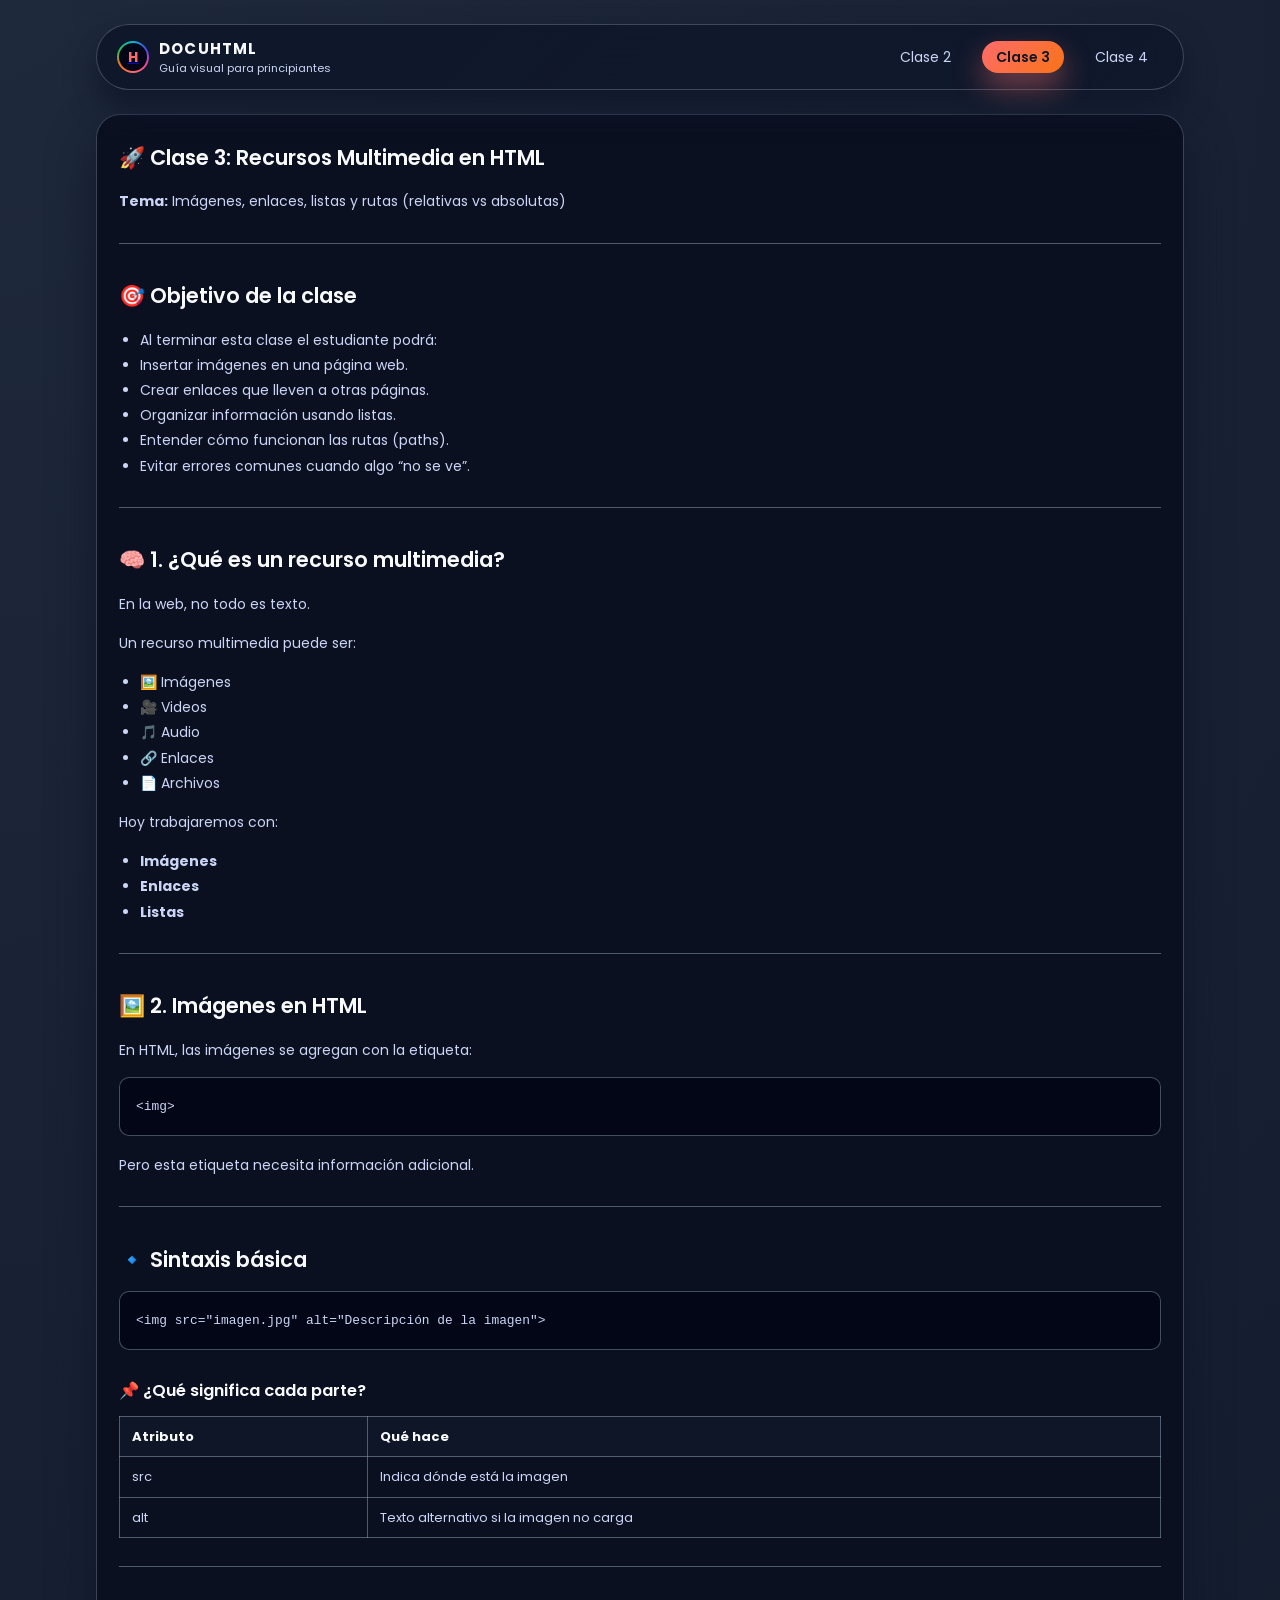
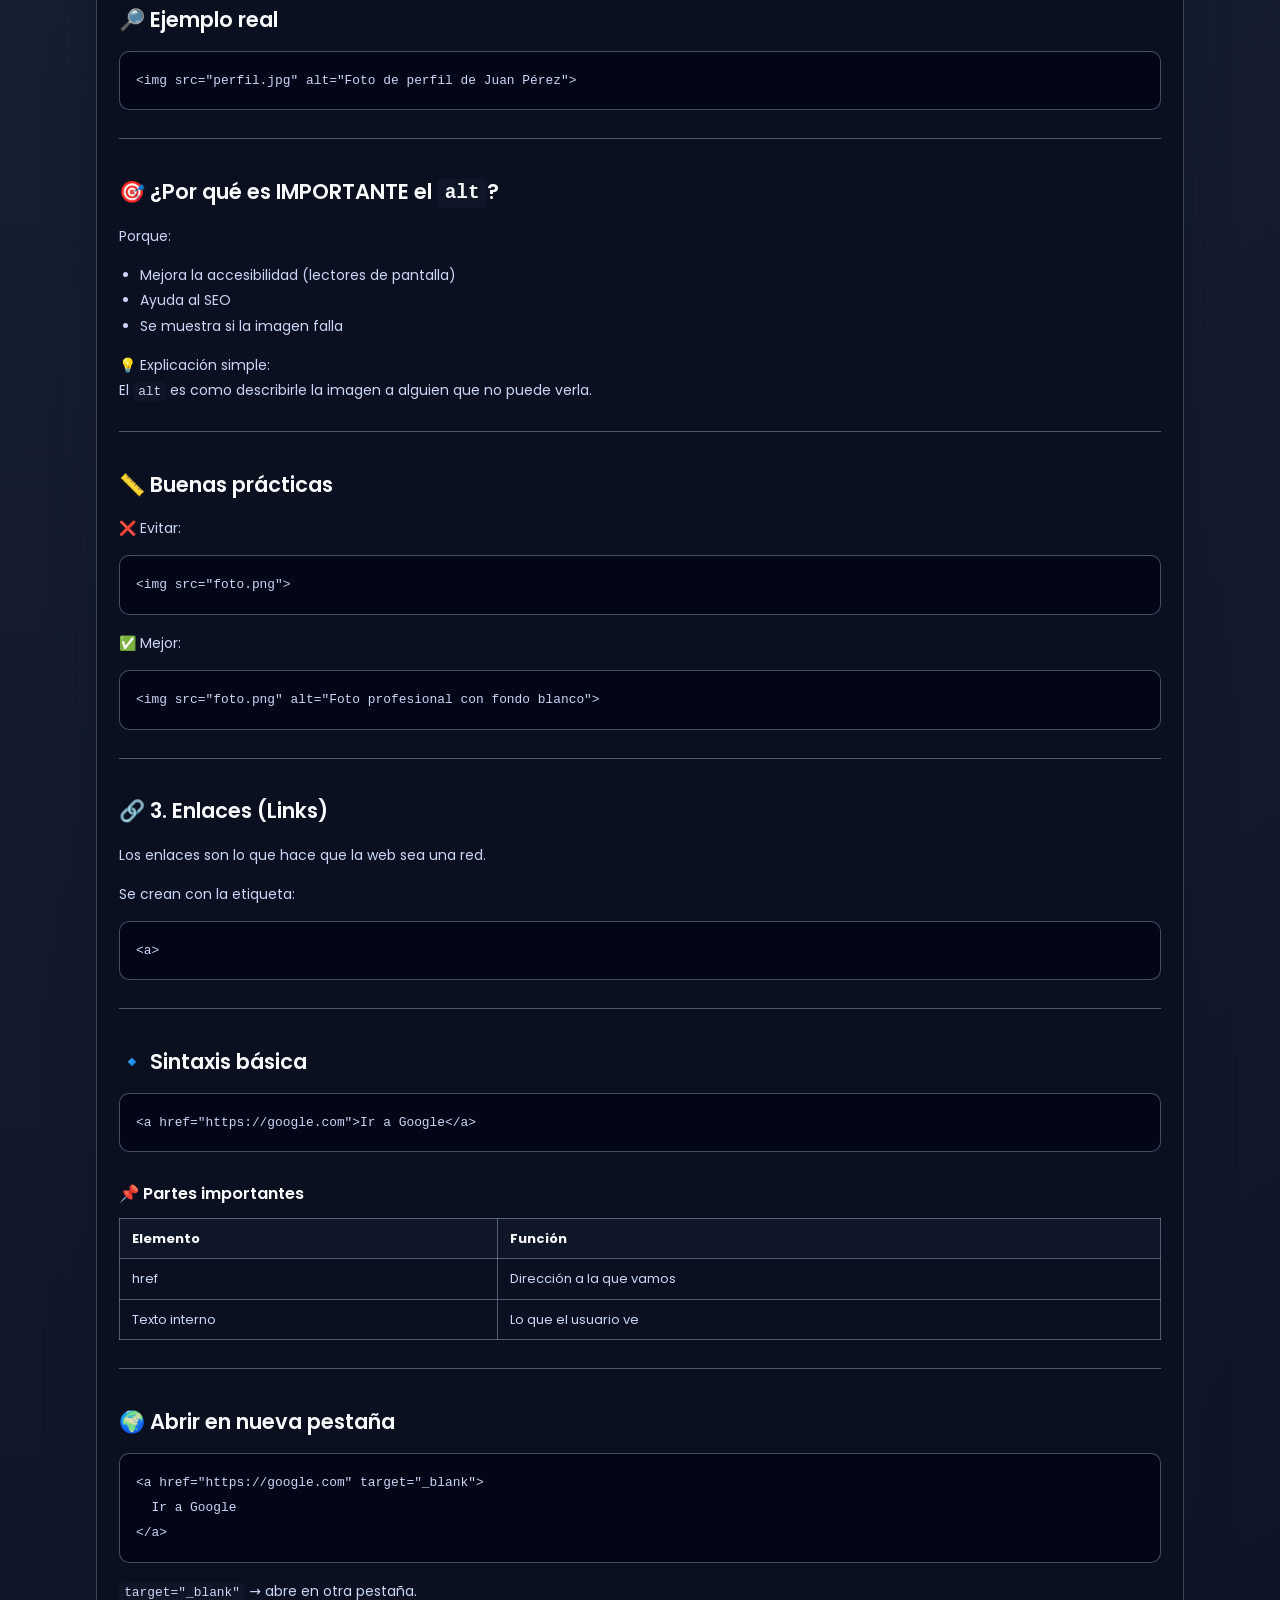
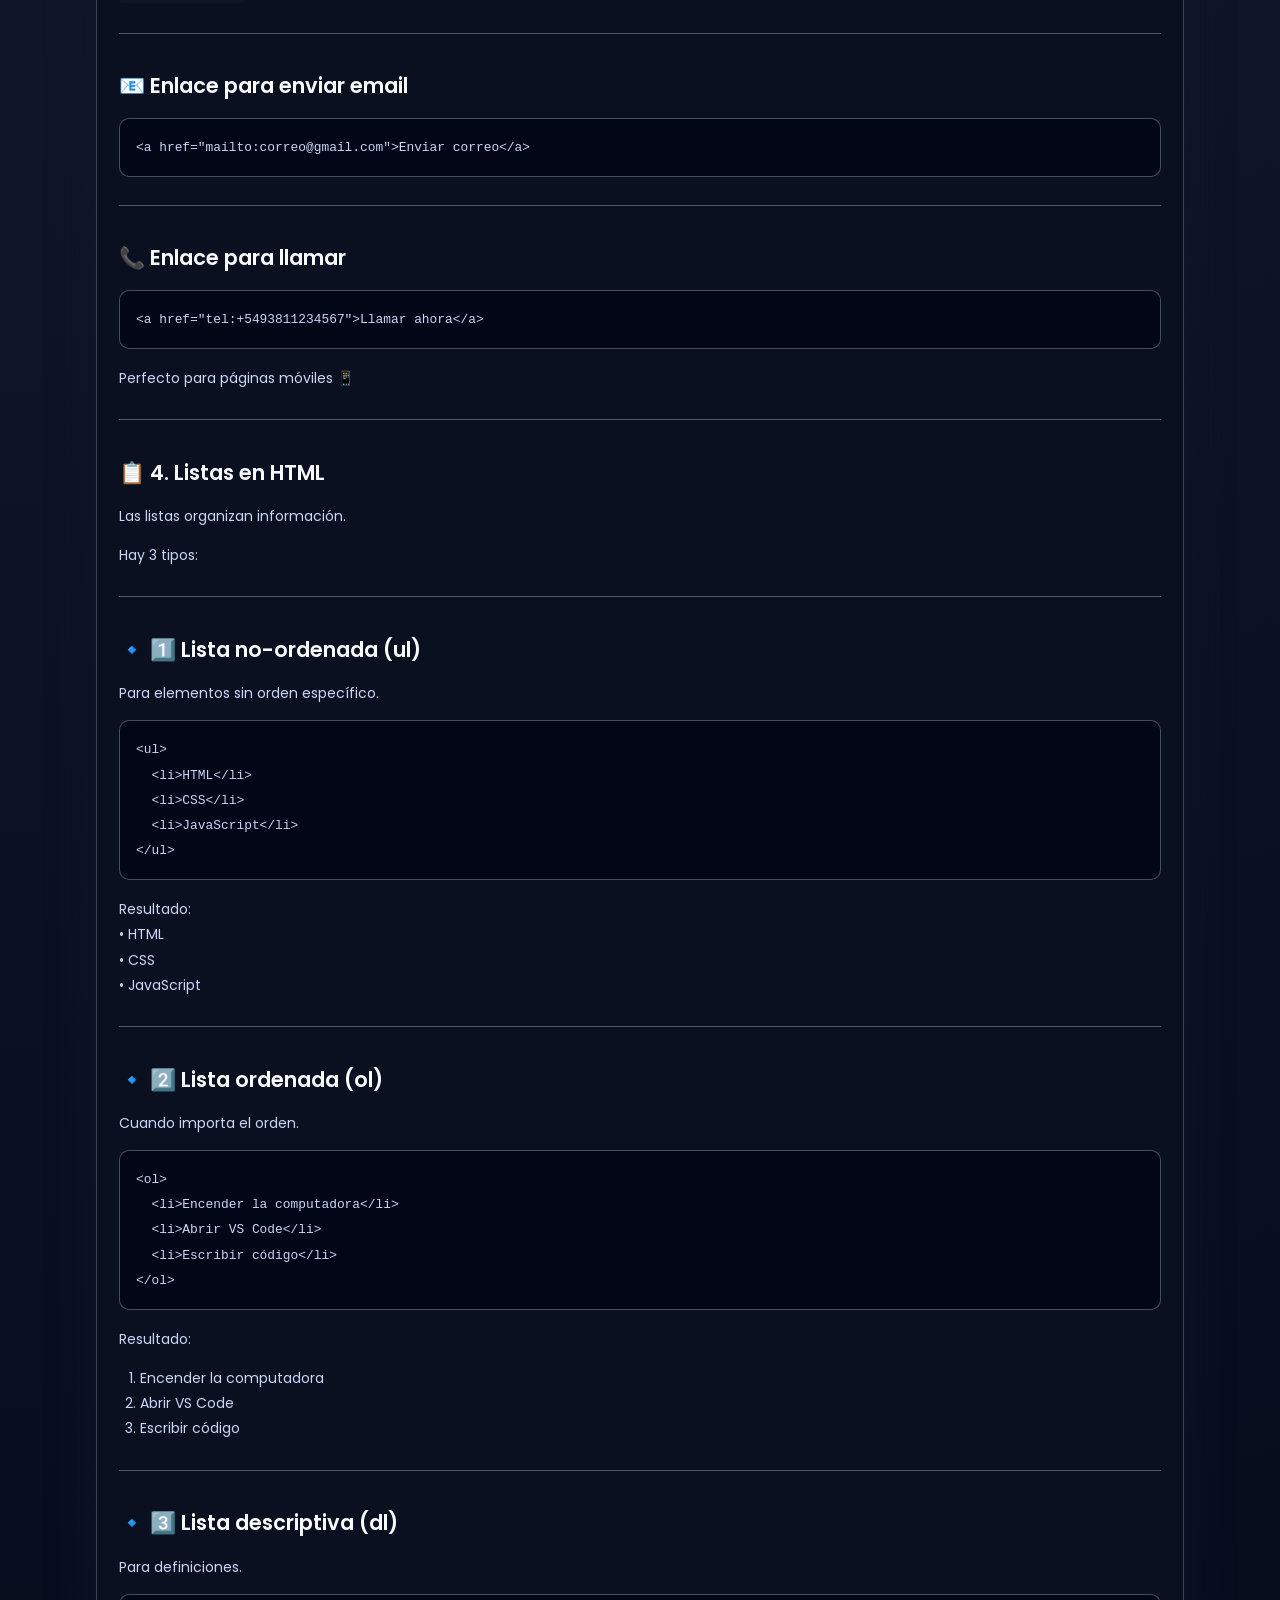
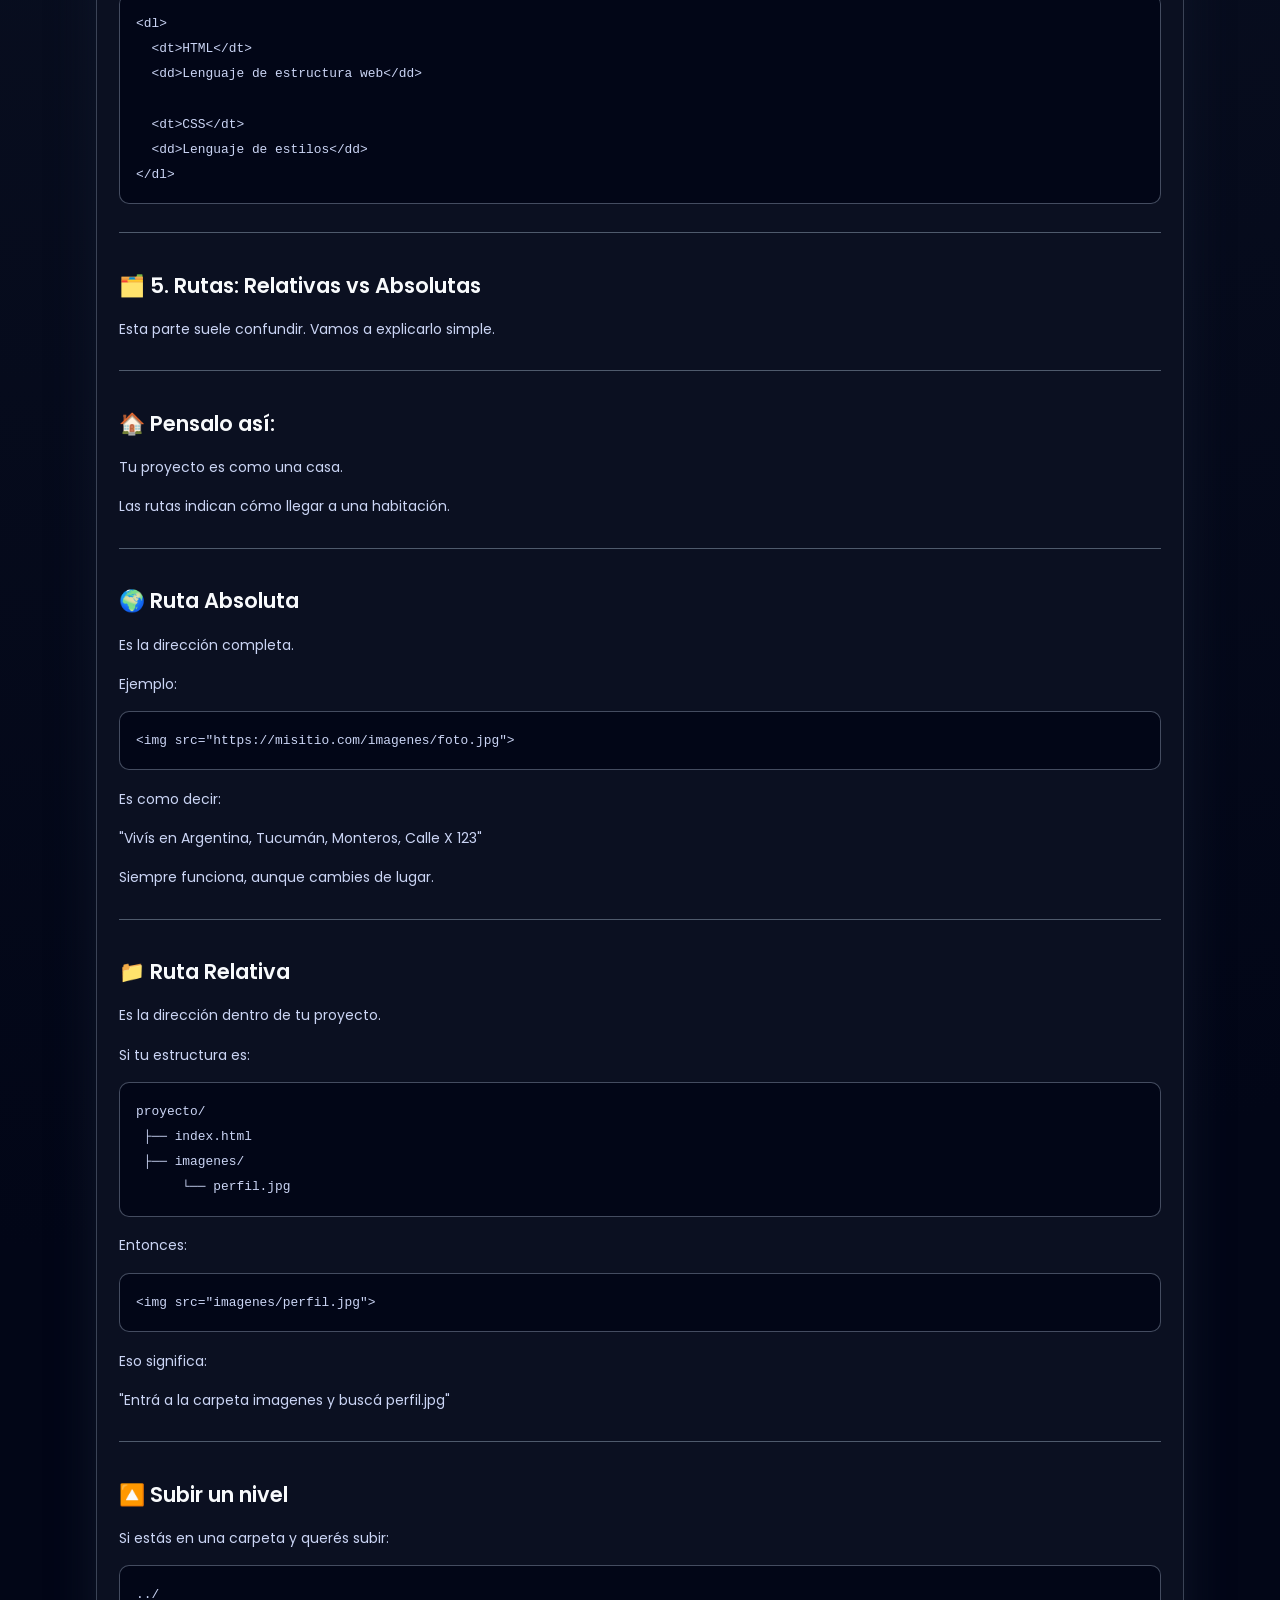
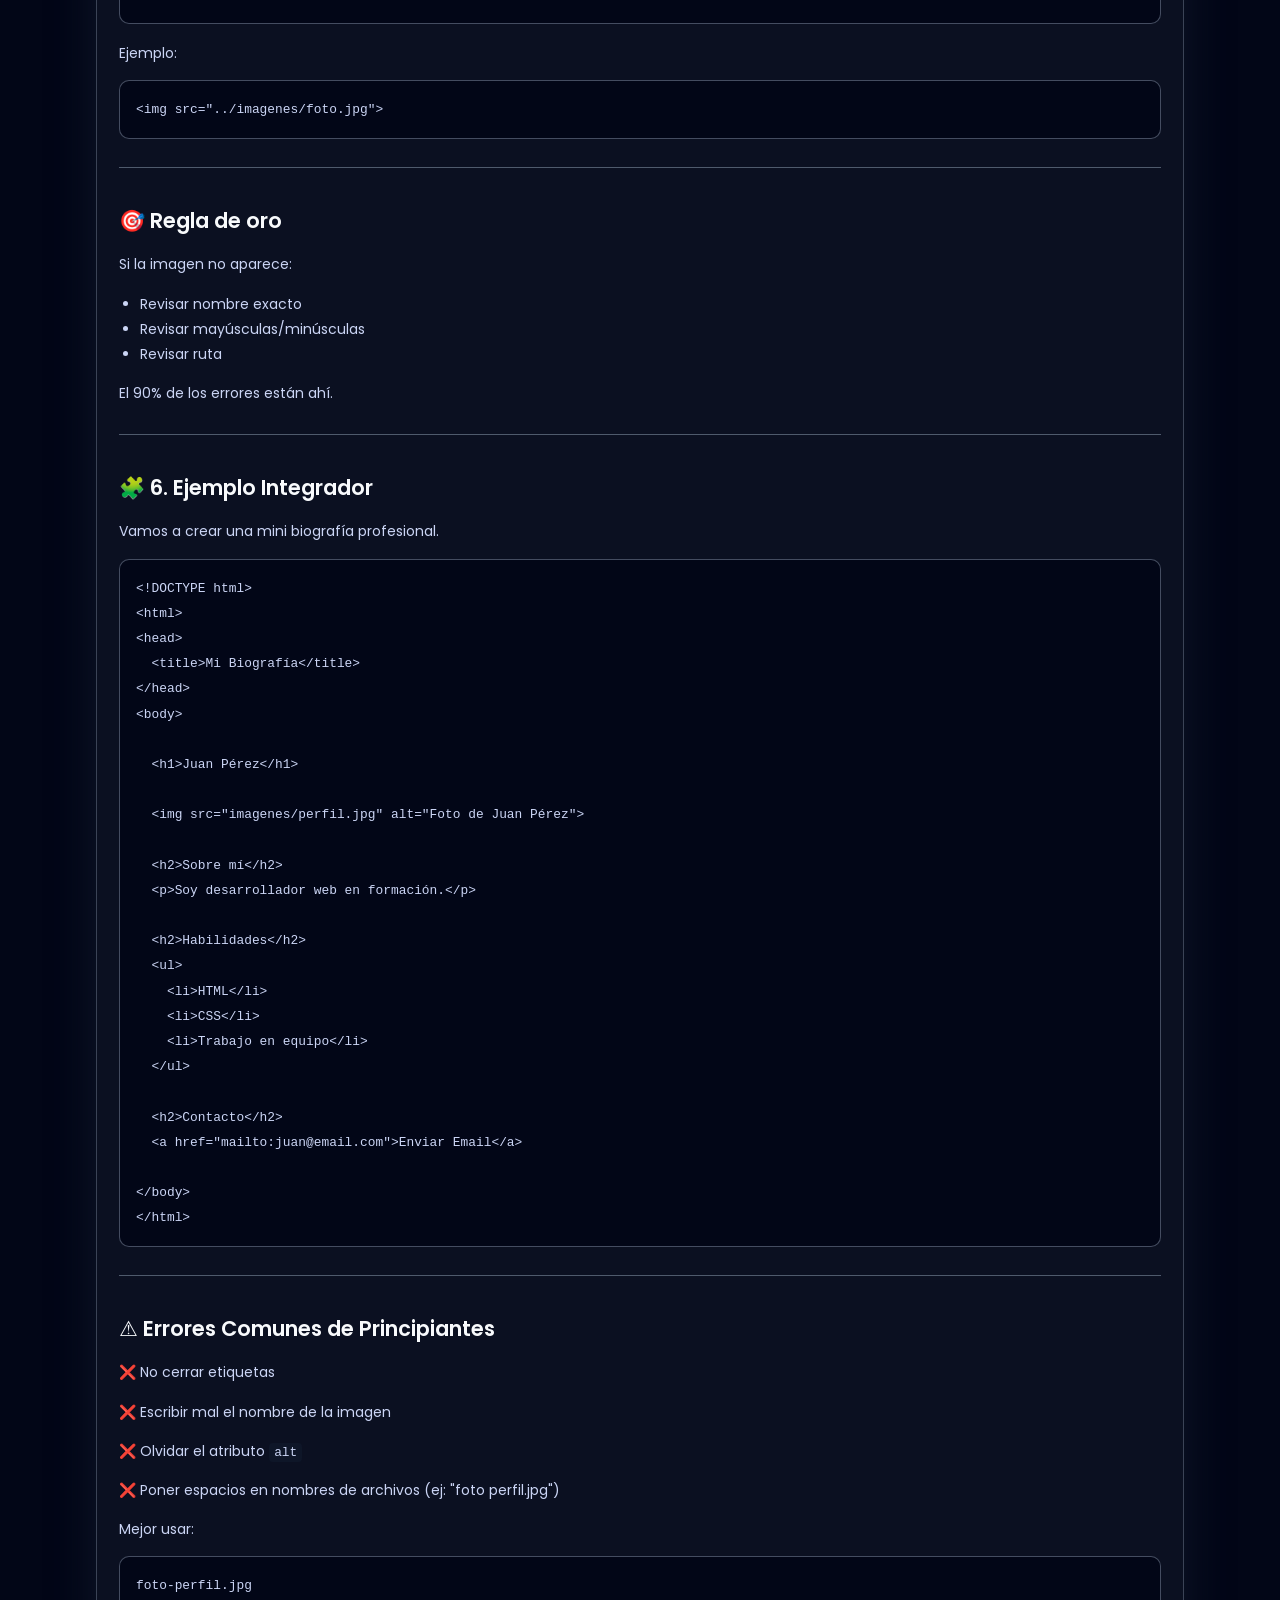
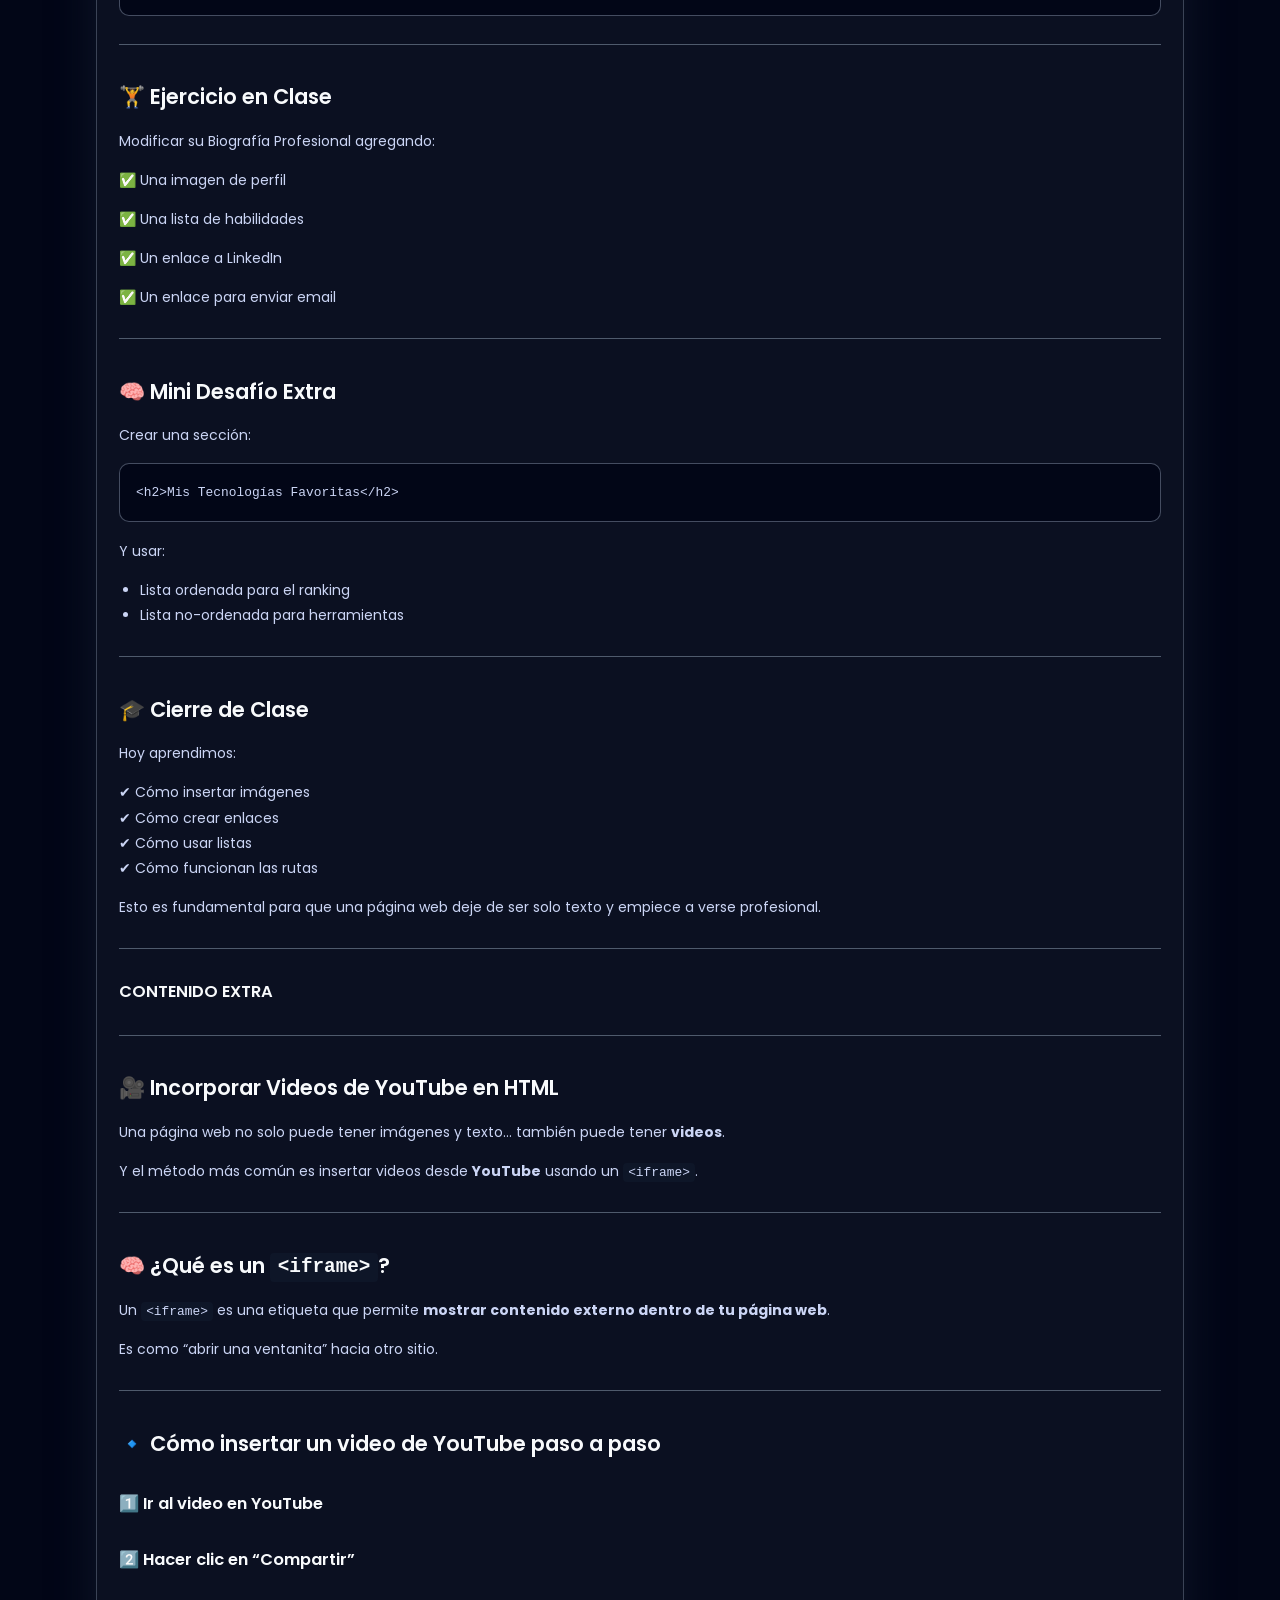
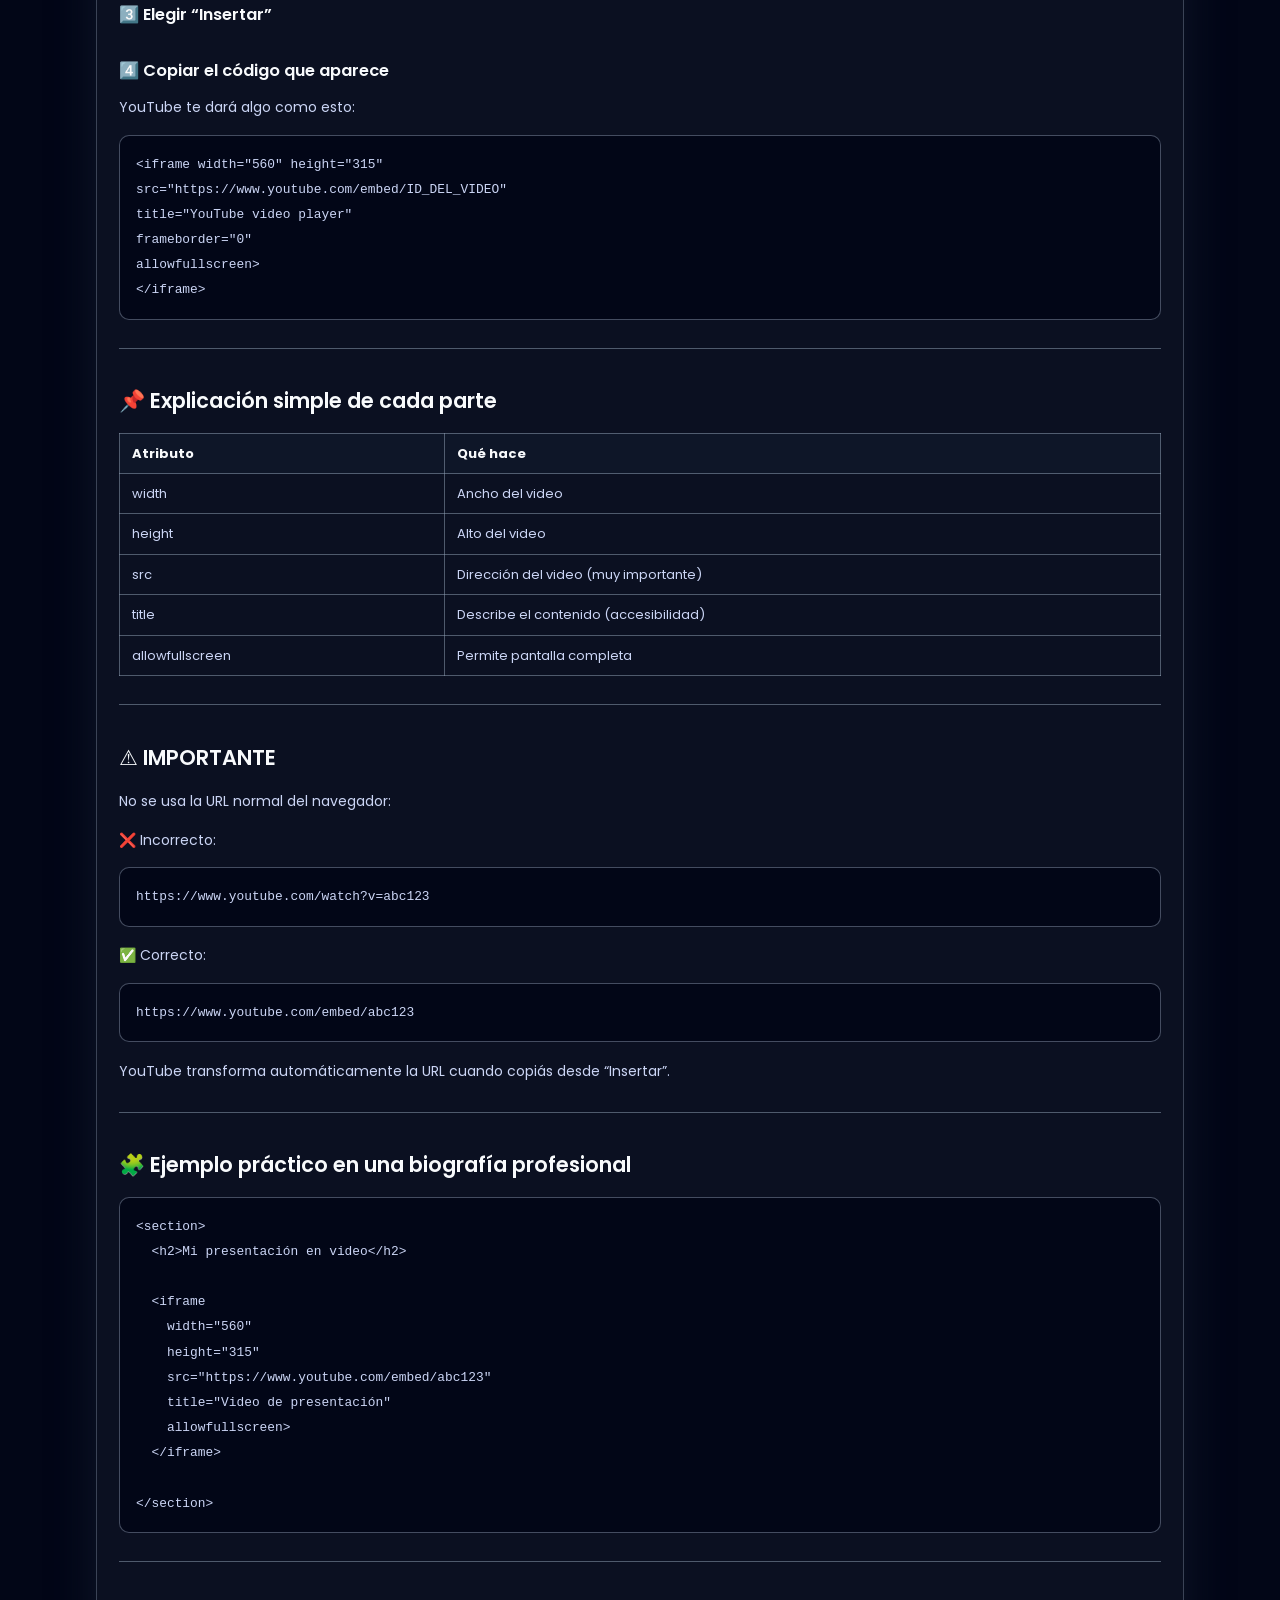
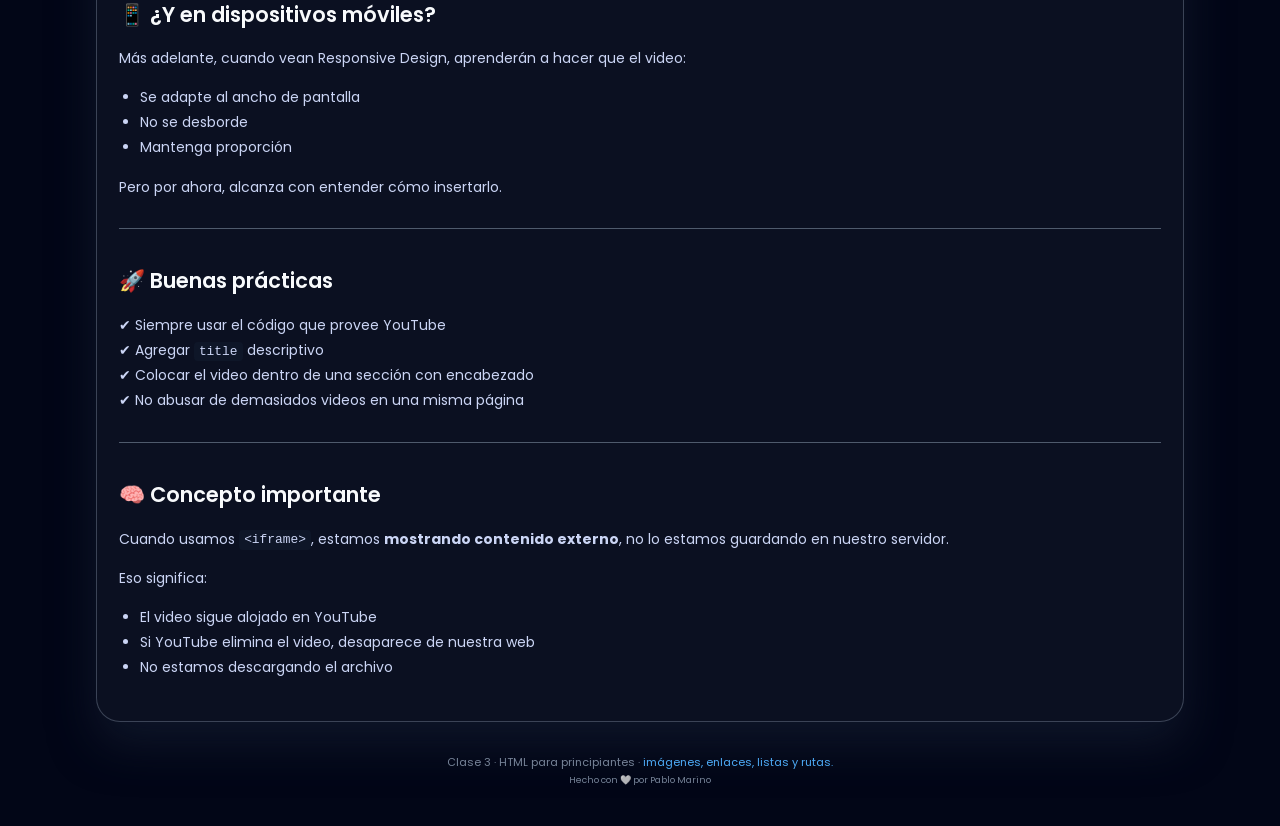
<file: pages/clase3.html>
<!doctype html>
<html lang="es">
  <head>
    <meta charset="UTF-8" />
    <meta name="viewport" content="width=device-width, initial-scale=1.0" />
    <title>Clase 3 · Recursos multimedia en HTML</title>

    <link rel="preconnect" href="https://fonts.googleapis.com" />
    <link rel="preconnect" href="https://fonts.gstatic.com" crossorigin />
    <link
      href="https://fonts.googleapis.com/css2?family=Poppins:wght@300;400;600;700&display=swap"
      rel="stylesheet"
    />
    <link rel="stylesheet" href="../css/style.css" />
  </head>
  <body>
    <div class="page">
      <header>
        <div class="logo">
          <a href="../index.html">
            <div class="logo-badge">
              <div class="logo-badge-inner">H</div>
            </div>
          </a>
          <div>
            <div class="logo-text-main">DocuHTML</div>
            <div class="logo-text-sub">Guía visual para principiantes</div>
          </div>
        </div>
        <nav>
          <ul>
            <li><a href="clase2.html">Clase 2</a></li>
            <li><a class="cta" href="clase3.html">Clase 3</a></li>
            <li><a href="clase4.html">Clase 4</a></li>
          </ul>
        </nav>
      </header>

      <main>
        <section class="content-card">
          <h2>🚀 Clase 3: Recursos Multimedia en HTML</h2>
          <p>
            <strong>Tema:</strong> Imágenes, enlaces, listas y rutas (relativas
            vs absolutas)
          </p>
          <hr />
          <h2>🎯 Objetivo de la clase</h2>
          <ul>
            <li>Al terminar esta clase el estudiante podrá:</li>
            <li>Insertar imágenes en una página web.</li>
            <li>Crear enlaces que lleven a otras páginas.</li>
            <li>Organizar información usando listas.</li>
            <li>Entender cómo funcionan las rutas (paths).</li>
            <li>Evitar errores comunes cuando algo “no se ve”.</li>
          </ul>
          <hr />
          <h2>🧠 1. ¿Qué es un recurso multimedia?</h2>
          <p>En la web, no todo es texto.</p>
          <p>Un recurso multimedia puede ser:</p>
          <ul>
            <li>🖼️ Imágenes</li>
            <li>🎥 Videos</li>
            <li>🎵 Audio</li>
            <li>🔗 Enlaces</li>
            <li>📄 Archivos</li>
          </ul>
          <p>Hoy trabajaremos con:</p>
          <ul>
            <li><strong>Imágenes</strong></li>
            <li><strong>Enlaces</strong></li>
            <li><strong>Listas</strong></li>
          </ul>
          <hr />
          <h2>🖼️ 2. Imágenes en HTML</h2>
          <p>En HTML, las imágenes se agregan con la etiqueta:</p>
          <pre><code class="language-xml">&lt;img&gt;
</code></pre>
          <p>Pero esta etiqueta necesita información adicional.</p>
          <hr />
          <h2>🔹 Sintaxis básica</h2>
          <pre><code class="language-xml">&lt;img src="imagen.jpg" alt="Descripción de la imagen"&gt;
</code></pre>
          <h3>📌 ¿Qué significa cada parte?</h3>
          <table>
            <thead>
              <tr>
                <th>Atributo</th>
                <th>Qué hace</th>
              </tr>
            </thead>
            <tbody>
              <tr>
                <td>src</td>
                <td>Indica dónde está la imagen</td>
              </tr>
              <tr>
                <td>alt</td>
                <td>Texto alternativo si la imagen no carga</td>
              </tr>
            </tbody>
          </table>
          <hr />
          <h2>🔎 Ejemplo real</h2>
          <pre><code class="language-xml">&lt;img src="perfil.jpg" alt="Foto de perfil de Juan Pérez"&gt;
</code></pre>
          <hr />
          <h2>🎯 ¿Por qué es IMPORTANTE el <code>alt</code>?</h2>
          <p>Porque:</p>
          <ul>
            <li>Mejora la accesibilidad (lectores de pantalla)</li>
            <li>Ayuda al SEO</li>
            <li>Se muestra si la imagen falla</li>
          </ul>
          <p>
            💡 Explicación simple:<br />El <code>alt</code> es como describirle
            la imagen a alguien que no puede verla.
          </p>
          <hr />
          <h2>📏 Buenas prácticas</h2>
          <p>❌ Evitar:</p>
          <pre><code class="language-xml">&lt;img src="foto.png"&gt;
</code></pre>
          <p>✅ Mejor:</p>
          <pre><code class="language-xml">&lt;img src="foto.png" alt="Foto profesional con fondo blanco"&gt;
</code></pre>
          <hr />
          <h2>🔗 3. Enlaces (Links)</h2>
          <p>Los enlaces son lo que hace que la web sea una red.</p>
          <p>Se crean con la etiqueta:</p>
          <pre><code class="language-xml">&lt;a&gt;
</code></pre>
          <hr />
          <h2>🔹 Sintaxis básica</h2>
          <pre><code class="language-xml">&lt;a href="https://google.com"&gt;Ir a Google&lt;/a&gt;
</code></pre>
          <h3>📌 Partes importantes</h3>
          <table>
            <thead>
              <tr>
                <th>Elemento</th>
                <th>Función</th>
              </tr>
            </thead>
            <tbody>
              <tr>
                <td>href</td>
                <td>Dirección a la que vamos</td>
              </tr>
              <tr>
                <td>Texto interno</td>
                <td>Lo que el usuario ve</td>
              </tr>
            </tbody>
          </table>
          <hr />
          <h2>🌍 Abrir en nueva pestaña</h2>
          <pre><code class="language-xml">&lt;a href="https://google.com" target="_blank"&gt;
  Ir a Google
&lt;/a&gt;
</code></pre>
          <p><code>target="_blank"</code> → abre en otra pestaña.</p>
          <hr />
          <h2>📧 Enlace para enviar email</h2>
          <pre><code class="language-xml">&lt;a href="mailto:correo@gmail.com"&gt;Enviar correo&lt;/a&gt;
</code></pre>
          <hr />
          <h2>📞 Enlace para llamar</h2>
          <pre><code class="language-xml">&lt;a href="tel:+5493811234567"&gt;Llamar ahora&lt;/a&gt;
</code></pre>
          <p>Perfecto para páginas móviles 📱</p>
          <hr />
          <h2>📋 4. Listas en HTML</h2>
          <p>Las listas organizan información.</p>
          <p>Hay 3 tipos:</p>
          <hr />
          <h2>🔹 1️⃣ Lista no-ordenada (ul)</h2>
          <p>Para elementos sin orden específico.</p>
          <pre><code class="language-xml">&lt;ul&gt;
  &lt;li&gt;HTML&lt;/li&gt;
  &lt;li&gt;CSS&lt;/li&gt;
  &lt;li&gt;JavaScript&lt;/li&gt;
&lt;/ul&gt;
</code></pre>
          <p>Resultado:<br />• HTML<br />• CSS<br />• JavaScript</p>
          <hr />
          <h2>🔹 2️⃣ Lista ordenada (ol)</h2>
          <p>Cuando importa el orden.</p>
          <pre><code class="language-xml">&lt;ol&gt;
  &lt;li&gt;Encender la computadora&lt;/li&gt;
  &lt;li&gt;Abrir VS Code&lt;/li&gt;
  &lt;li&gt;Escribir código&lt;/li&gt;
&lt;/ol&gt;
</code></pre>
          <p>Resultado:</p>
          <ol>
            <li>Encender la computadora</li>
            <li>Abrir VS Code</li>
            <li>Escribir código</li>
          </ol>
          <hr />
          <h2>🔹 3️⃣ Lista descriptiva (dl)</h2>
          <p>Para definiciones.</p>
          <pre><code class="language-xml">&lt;dl&gt;
  &lt;dt&gt;HTML&lt;/dt&gt;
  &lt;dd&gt;Lenguaje de estructura web&lt;/dd&gt;

  &lt;dt&gt;CSS&lt;/dt&gt;
  &lt;dd&gt;Lenguaje de estilos&lt;/dd&gt;
&lt;/dl&gt;
</code></pre>
          <hr />
          <h2>🗂️ 5. Rutas: Relativas vs Absolutas</h2>
          <p>Esta parte suele confundir. Vamos a explicarlo simple.</p>
          <hr />
          <h2>🏠 Pensalo así:</h2>
          <p>Tu proyecto es como una casa.</p>
          <p>Las rutas indican cómo llegar a una habitación.</p>
          <hr />
          <h2>🌍 Ruta Absoluta</h2>
          <p>Es la dirección completa.</p>
          <p>Ejemplo:</p>
          <pre><code class="language-xml">&lt;img src="https://misitio.com/imagenes/foto.jpg"&gt;
</code></pre>
          <p>Es como decir:</p>
          <p>"Vivís en Argentina, Tucumán, Monteros, Calle X 123"</p>
          <p>Siempre funciona, aunque cambies de lugar.</p>
          <hr />
          <h2>📁 Ruta Relativa</h2>
          <p>Es la dirección dentro de tu proyecto.</p>
          <p>Si tu estructura es:</p>
          <pre><code class="language-xml">proyecto/
 ├── index.html
 ├── imagenes/
      └── perfil.jpg
</code></pre>
          <p>Entonces:</p>
          <pre><code class="language-xml">&lt;img src="imagenes/perfil.jpg"&gt;
</code></pre>
          <p>Eso significa:</p>
          <p>"Entrá a la carpeta imagenes y buscá perfil.jpg"</p>
          <hr />
          <h2>🔼 Subir un nivel</h2>
          <p>Si estás en una carpeta y querés subir:</p>
          <pre><code class="language-xml">../
</code></pre>
          <p>Ejemplo:</p>
          <pre><code class="language-xml">&lt;img src="../imagenes/foto.jpg"&gt;
</code></pre>
          <hr />
          <h2>🎯 Regla de oro</h2>
          <p>Si la imagen no aparece:</p>
          <ul>
            <li>Revisar nombre exacto</li>
            <li>Revisar mayúsculas/minúsculas</li>
            <li>Revisar ruta</li>
          </ul>
          <p>El 90% de los errores están ahí.</p>
          <hr />
          <h2>🧩 6. Ejemplo Integrador</h2>
          <p>Vamos a crear una mini biografía profesional.</p>
          <pre><code class="language-xml">&lt;!DOCTYPE html&gt;
&lt;html&gt;
&lt;head&gt;
  &lt;title&gt;Mi Biografía&lt;/title&gt;
&lt;/head&gt;
&lt;body&gt;

  &lt;h1&gt;Juan Pérez&lt;/h1&gt;

  &lt;img src="imagenes/perfil.jpg" alt="Foto de Juan Pérez"&gt;

  &lt;h2&gt;Sobre mí&lt;/h2&gt;
  &lt;p&gt;Soy desarrollador web en formación.&lt;/p&gt;

  &lt;h2&gt;Habilidades&lt;/h2&gt;
  &lt;ul&gt;
    &lt;li&gt;HTML&lt;/li&gt;
    &lt;li&gt;CSS&lt;/li&gt;
    &lt;li&gt;Trabajo en equipo&lt;/li&gt;
  &lt;/ul&gt;

  &lt;h2&gt;Contacto&lt;/h2&gt;
  &lt;a href="mailto:juan@email.com"&gt;Enviar Email&lt;/a&gt;

&lt;/body&gt;
&lt;/html&gt;
</code></pre>
          <hr />
          <h2>⚠️ Errores Comunes de Principiantes</h2>
          <p>❌ No cerrar etiquetas</p>
          <p>❌ Escribir mal el nombre de la imagen</p>
          <p>❌ Olvidar el atributo <code>alt</code></p>
          <p>
            ❌ Poner espacios en nombres de archivos (ej: "foto perfil.jpg")
          </p>
          <p>Mejor usar:</p>
          <pre><code class="language-xml">foto-perfil.jpg
</code></pre>
          <hr />
          <h2>🏋️ Ejercicio en Clase</h2>
          <p>Modificar su Biografía Profesional agregando:</p>
          <p>✅ Una imagen de perfil</p>
          <p>✅ Una lista de habilidades</p>
          <p>✅ Un enlace a LinkedIn</p>
          <p>✅ Un enlace para enviar email</p>
          <hr />
          <h2>🧠 Mini Desafío Extra</h2>
          <p>Crear una sección:</p>
          <pre><code class="language-xml">&lt;h2&gt;Mis Tecnologías Favoritas&lt;/h2&gt;
</code></pre>
          <p>Y usar:</p>
          <ul>
            <li>Lista ordenada para el ranking</li>
            <li>Lista no-ordenada para herramientas</li>
          </ul>
          <hr />
          <h2>🎓 Cierre de Clase</h2>
          <p>Hoy aprendimos:</p>
          <p>
            ✔ Cómo insertar imágenes<br />✔ Cómo crear enlaces<br />✔ Cómo usar
            listas<br />✔ Cómo funcionan las rutas
          </p>
          <p>
            Esto es fundamental para que una página web deje de ser solo texto y
            empiece a verse profesional.
          </p>
          <hr />
          <h3>CONTENIDO EXTRA</h3>
          <hr />
          <h2>🎥 Incorporar Videos de YouTube en HTML</h2>
          <p>
            Una página web no solo puede tener imágenes y texto… también puede
            tener <strong>videos</strong>.
          </p>
          <p>
            Y el método más común es insertar videos desde
            <strong>YouTube</strong> usando un <code>&lt;iframe&gt;</code>.
          </p>
          <hr />
          <h2>🧠 ¿Qué es un <code>&lt;iframe&gt;</code>?</h2>
          <p>
            Un <code>&lt;iframe&gt;</code> es una etiqueta que permite
            <strong>mostrar contenido externo dentro de tu página web</strong>.
          </p>
          <p>Es como “abrir una ventanita” hacia otro sitio.</p>
          <hr />
          <h2>🔹 Cómo insertar un video de YouTube paso a paso</h2>
          <h3>1️⃣ Ir al video en YouTube</h3>
          <h3>2️⃣ Hacer clic en “Compartir”</h3>
          <h3>3️⃣ Elegir “Insertar”</h3>
          <h3>4️⃣ Copiar el código que aparece</h3>
          <p>YouTube te dará algo como esto:</p>
          <pre><code class="language-xml">&lt;iframe width="560" height="315" 
src="https://www.youtube.com/embed/ID_DEL_VIDEO" 
title="YouTube video player" 
frameborder="0" 
allowfullscreen&gt;
&lt;/iframe&gt;
</code></pre>
          <hr />
          <h2>📌 Explicación simple de cada parte</h2>
          <table>
            <thead>
              <tr>
                <th>Atributo</th>
                <th>Qué hace</th>
              </tr>
            </thead>
            <tbody>
              <tr>
                <td>width</td>
                <td>Ancho del video</td>
              </tr>
              <tr>
                <td>height</td>
                <td>Alto del video</td>
              </tr>
              <tr>
                <td>src</td>
                <td>Dirección del video (muy importante)</td>
              </tr>
              <tr>
                <td>title</td>
                <td>Describe el contenido (accesibilidad)</td>
              </tr>
              <tr>
                <td>allowfullscreen</td>
                <td>Permite pantalla completa</td>
              </tr>
            </tbody>
          </table>
          <hr />
          <h2>⚠️ IMPORTANTE</h2>
          <p>No se usa la URL normal del navegador:</p>
          <p>❌ Incorrecto:</p>
          <pre><code class="language-plaintext">https://www.youtube.com/watch?v=abc123
</code></pre>
          <p>✅ Correcto:</p>
          <pre><code class="language-plaintext">https://www.youtube.com/embed/abc123
</code></pre>
          <p>
            YouTube transforma automáticamente la URL cuando copiás desde
            “Insertar”.
          </p>
          <hr />
          <h2>🧩 Ejemplo práctico en una biografía profesional</h2>
          <pre><code class="language-xml">&lt;section&gt;
  &lt;h2&gt;Mi presentación en video&lt;/h2&gt;

  &lt;iframe 
    width="560" 
    height="315" 
    src="https://www.youtube.com/embed/abc123"
    title="Video de presentación"
    allowfullscreen&gt;
  &lt;/iframe&gt;

&lt;/section&gt;
</code></pre>
          <hr />
          <h2>📱 ¿Y en dispositivos móviles?</h2>
          <p>
            Más adelante, cuando vean Responsive Design, aprenderán a hacer que
            el video:
          </p>
          <ul>
            <li>Se adapte al ancho de pantalla</li>
            <li>No se desborde</li>
            <li>Mantenga proporción</li>
          </ul>
          <p>Pero por ahora, alcanza con entender cómo insertarlo.</p>
          <hr />
          <h2>🚀 Buenas prácticas</h2>
          <p>
            ✔ Siempre usar el código que provee YouTube<br />✔ Agregar
            <code>title</code> descriptivo<br />✔ Colocar el video dentro de una
            sección con encabezado<br />✔ No abusar de demasiados videos en una
            misma página
          </p>
          <hr />
          <h2>🧠 Concepto importante</h2>
          <p>
            Cuando usamos <code>&lt;iframe&gt;</code>, estamos
            <strong>mostrando contenido externo</strong>, no lo estamos
            guardando en nuestro servidor.
          </p>
          <p>Eso significa:</p>
          <ul>
            <li>El video sigue alojado en YouTube</li>
            <li>Si YouTube elimina el video, desaparece de nuestra web</li>
            <li>No estamos descargando el archivo</li>
          </ul>
        </section>
      </main>

      <footer>
        Clase 3 · HTML para principiantes ·
        <span>imágenes, enlaces, listas y rutas.</span><br />
        <small>Hecho con 🤍 por Pablo Marino</small>
      </footer>
    </div>
  </body>
</html>
</file>
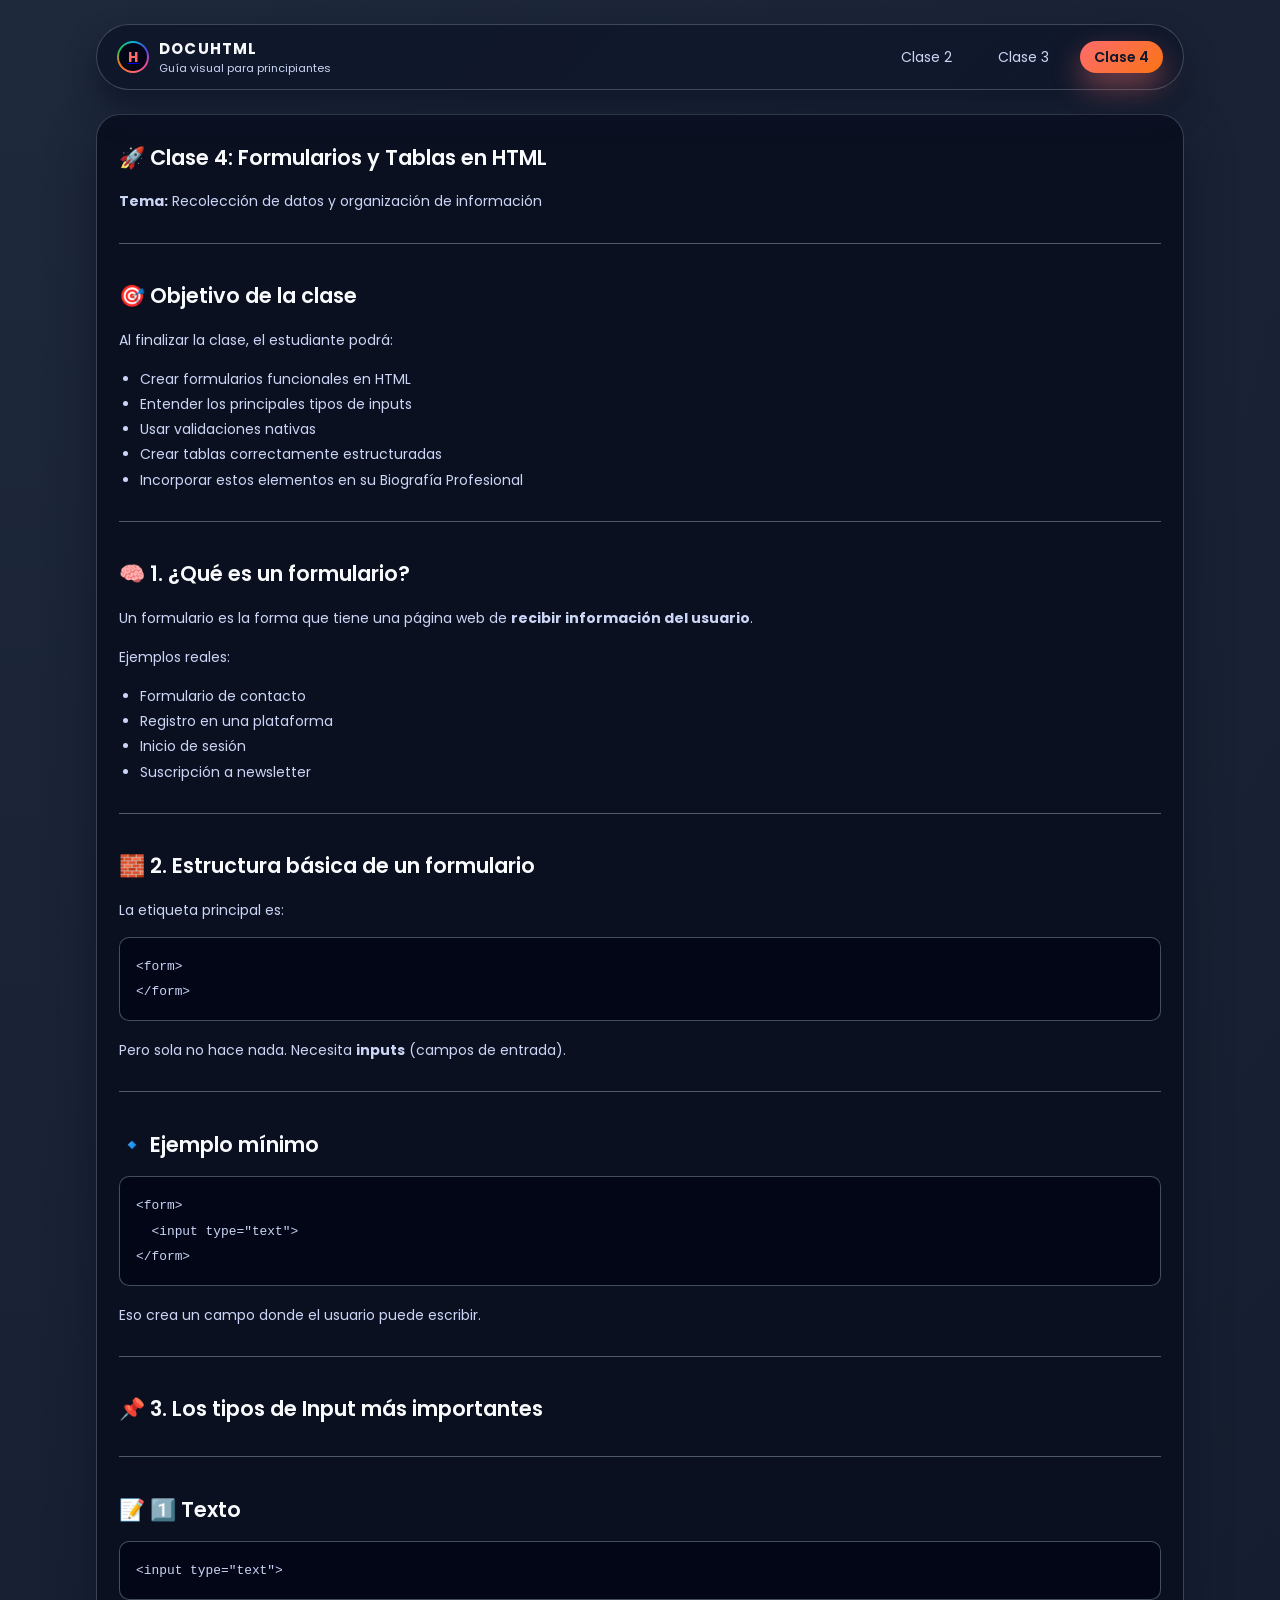
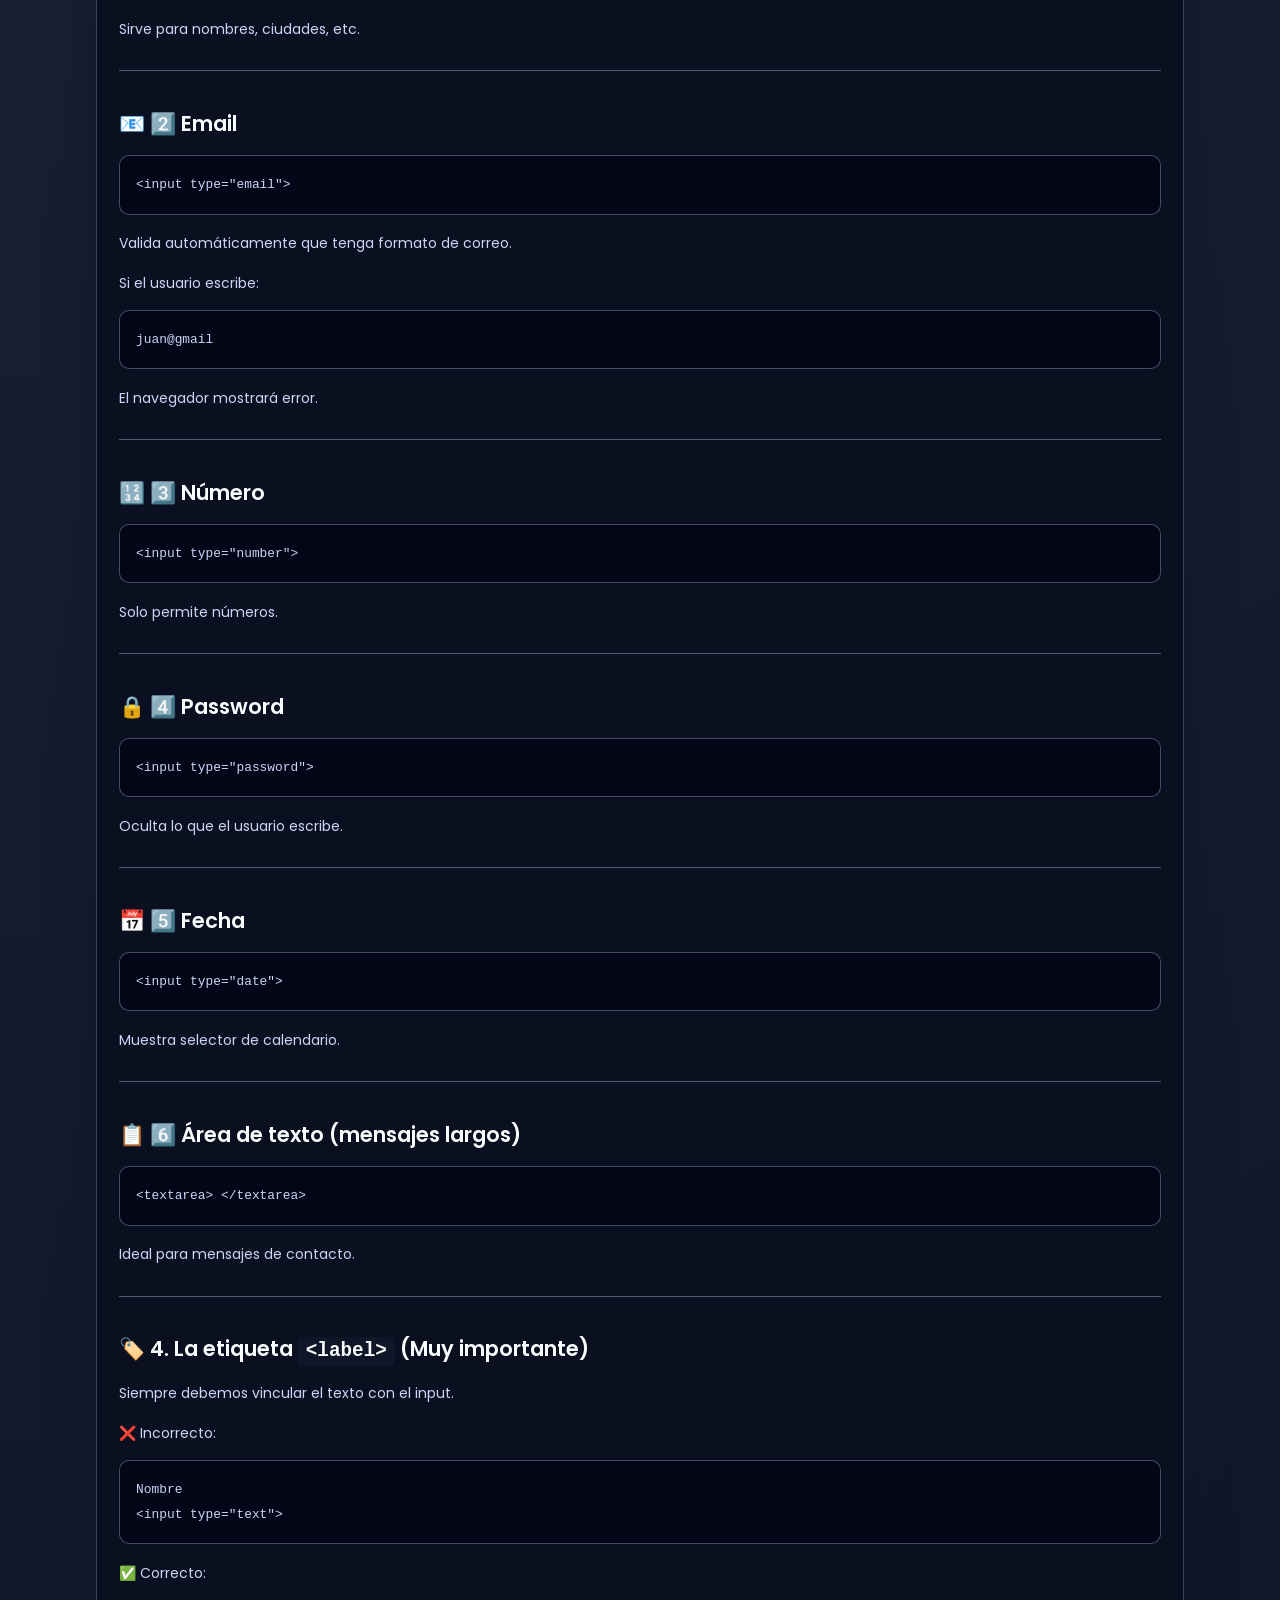
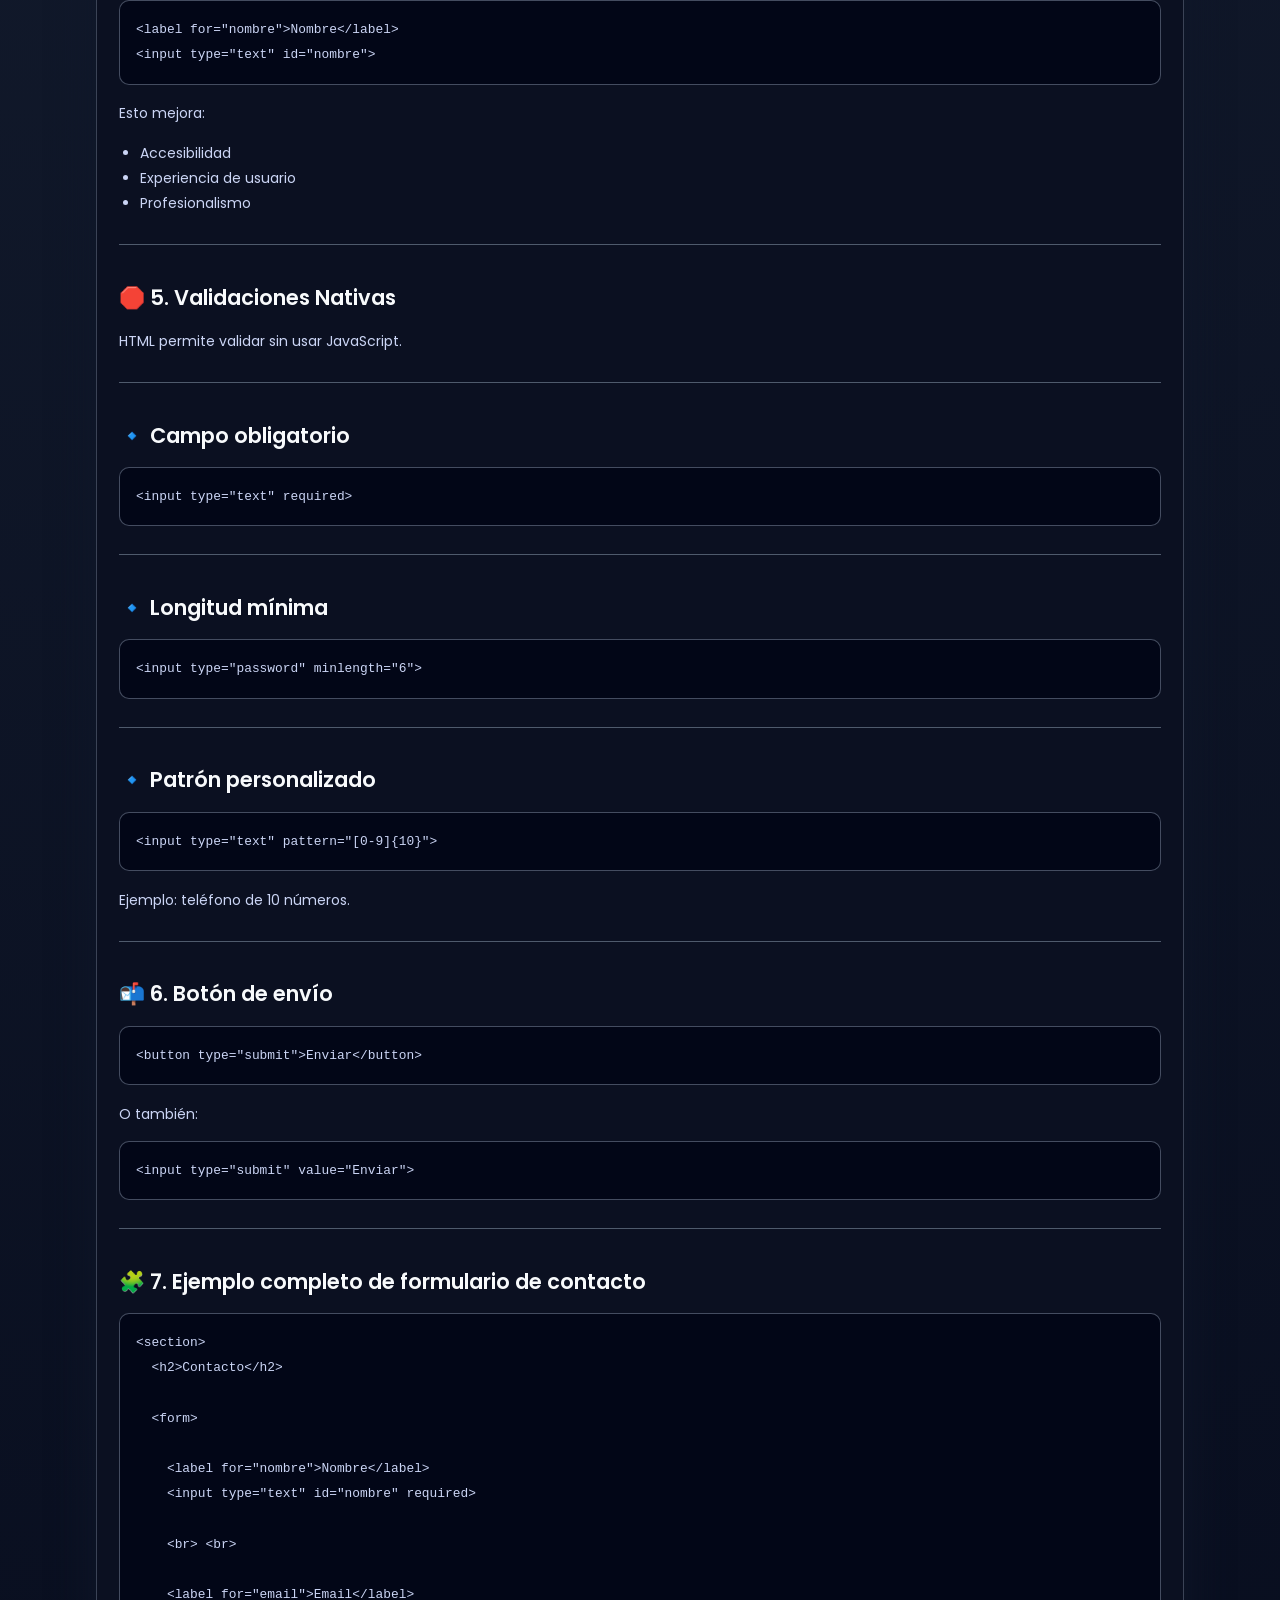
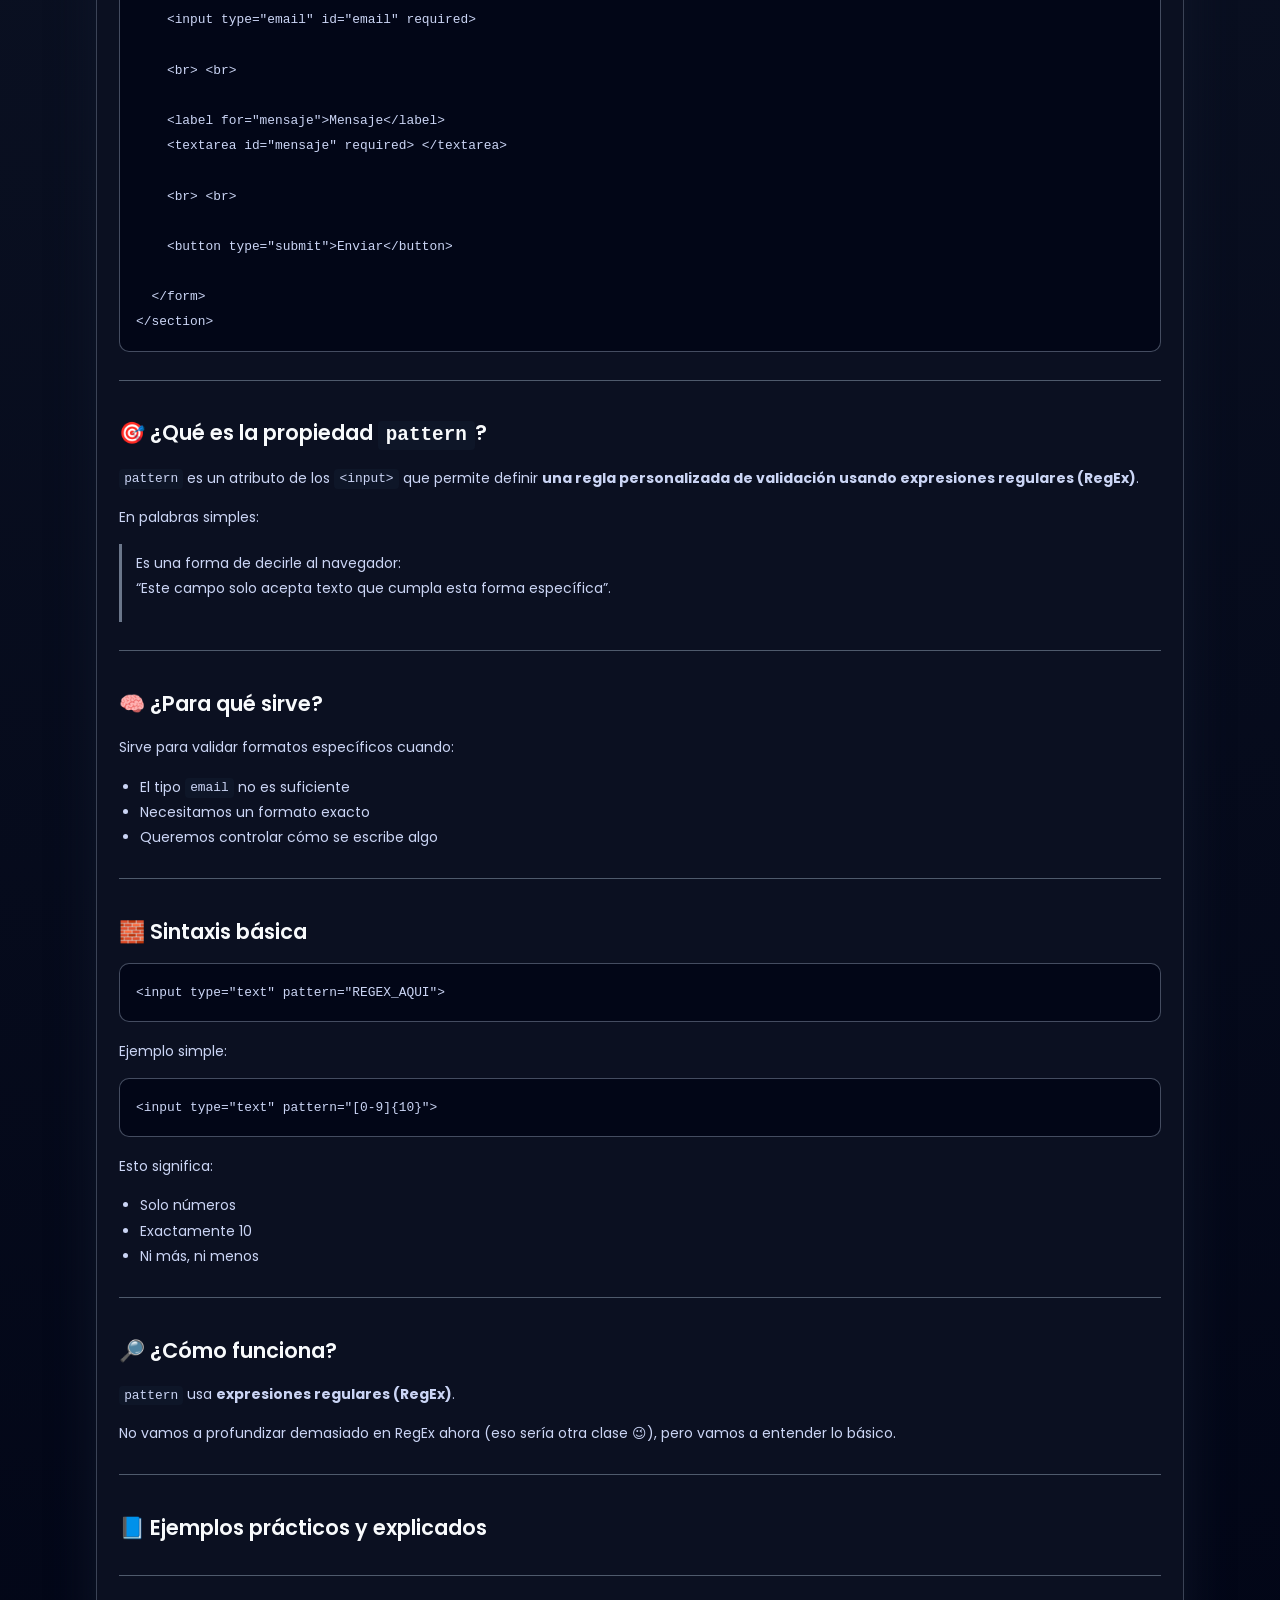
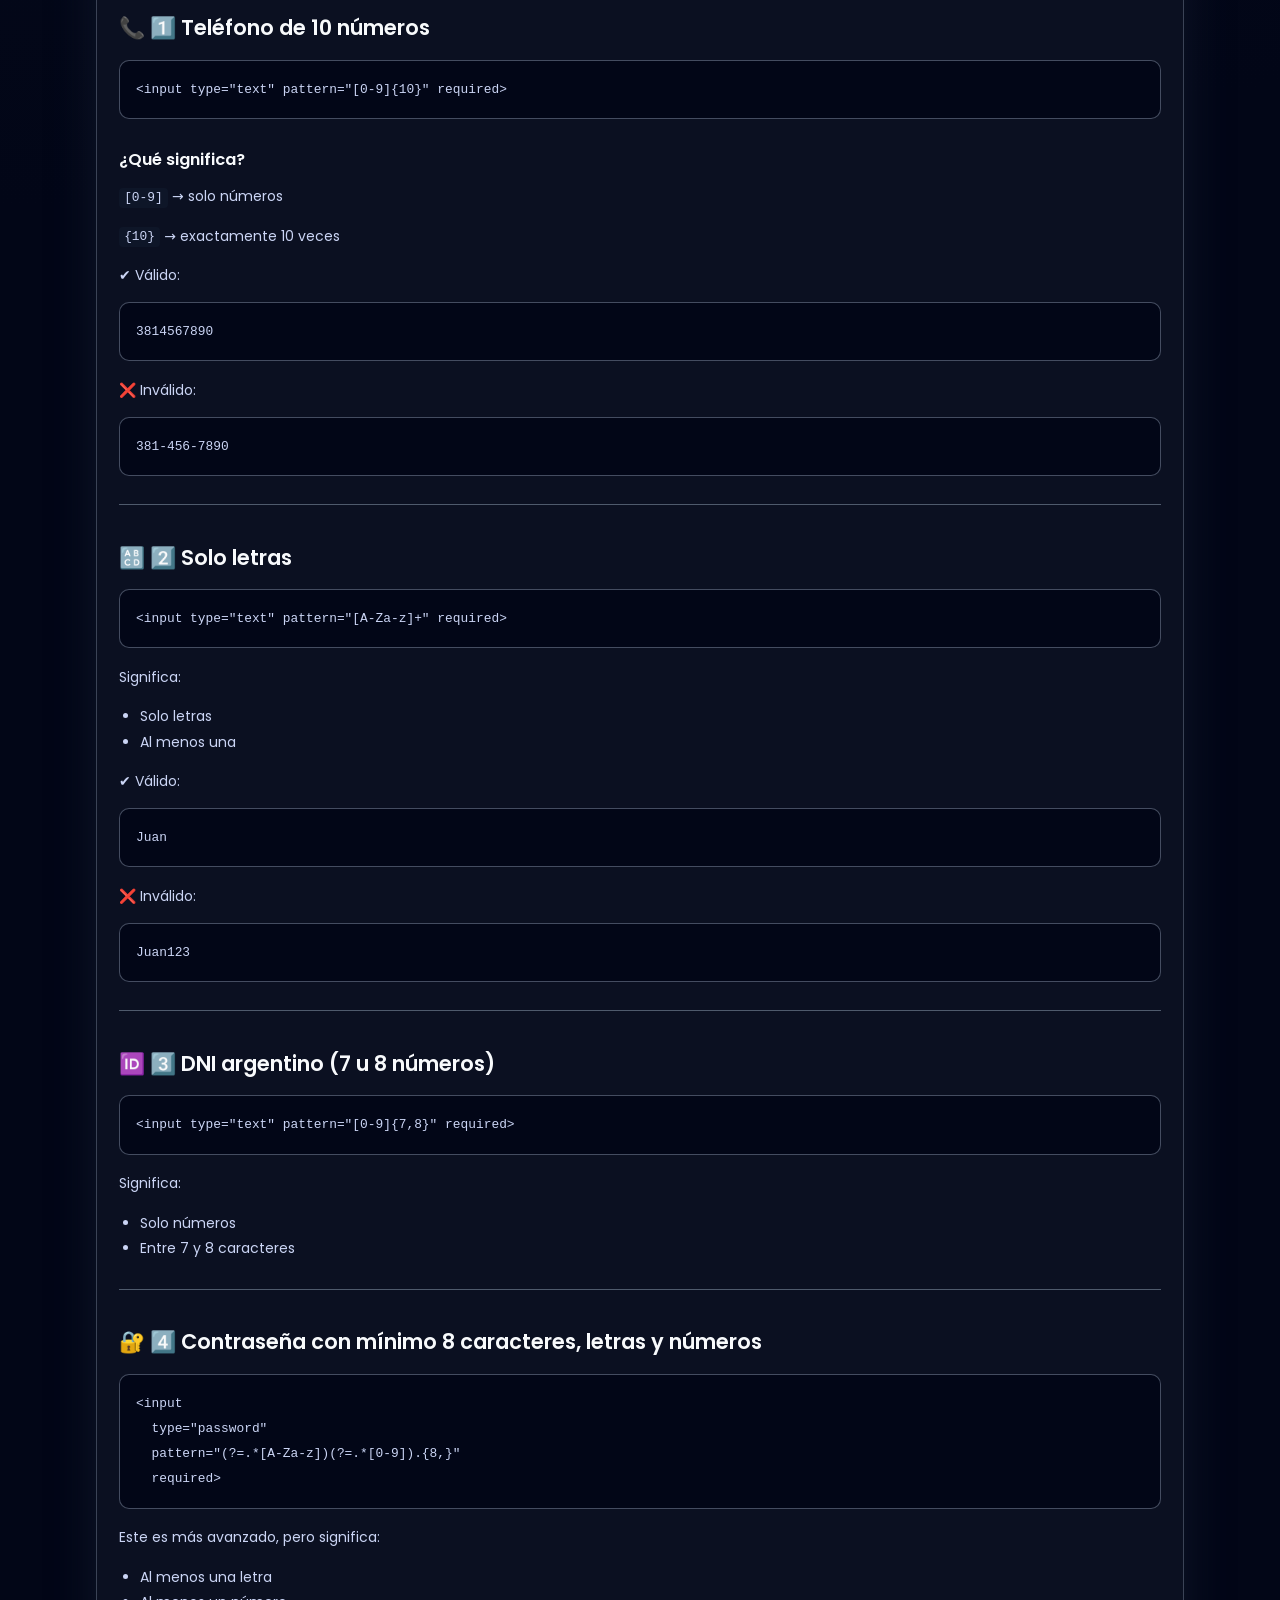
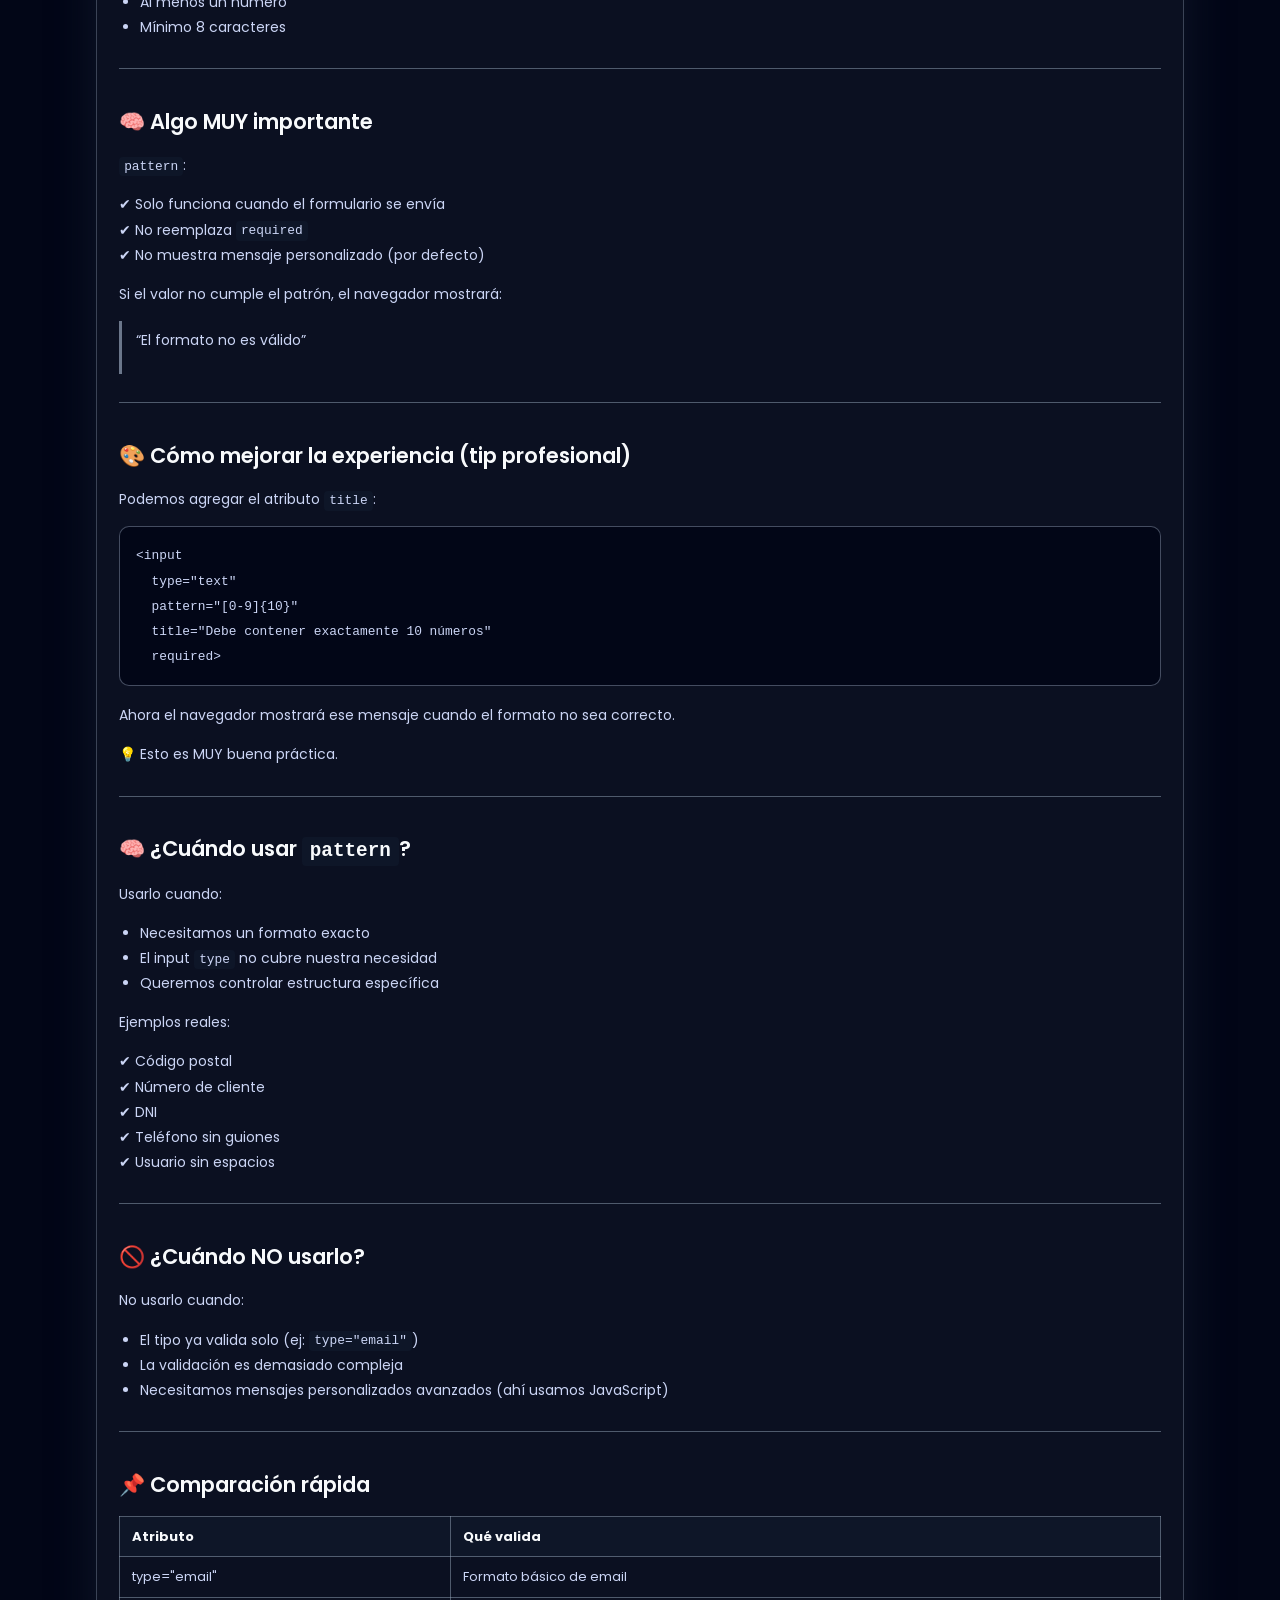
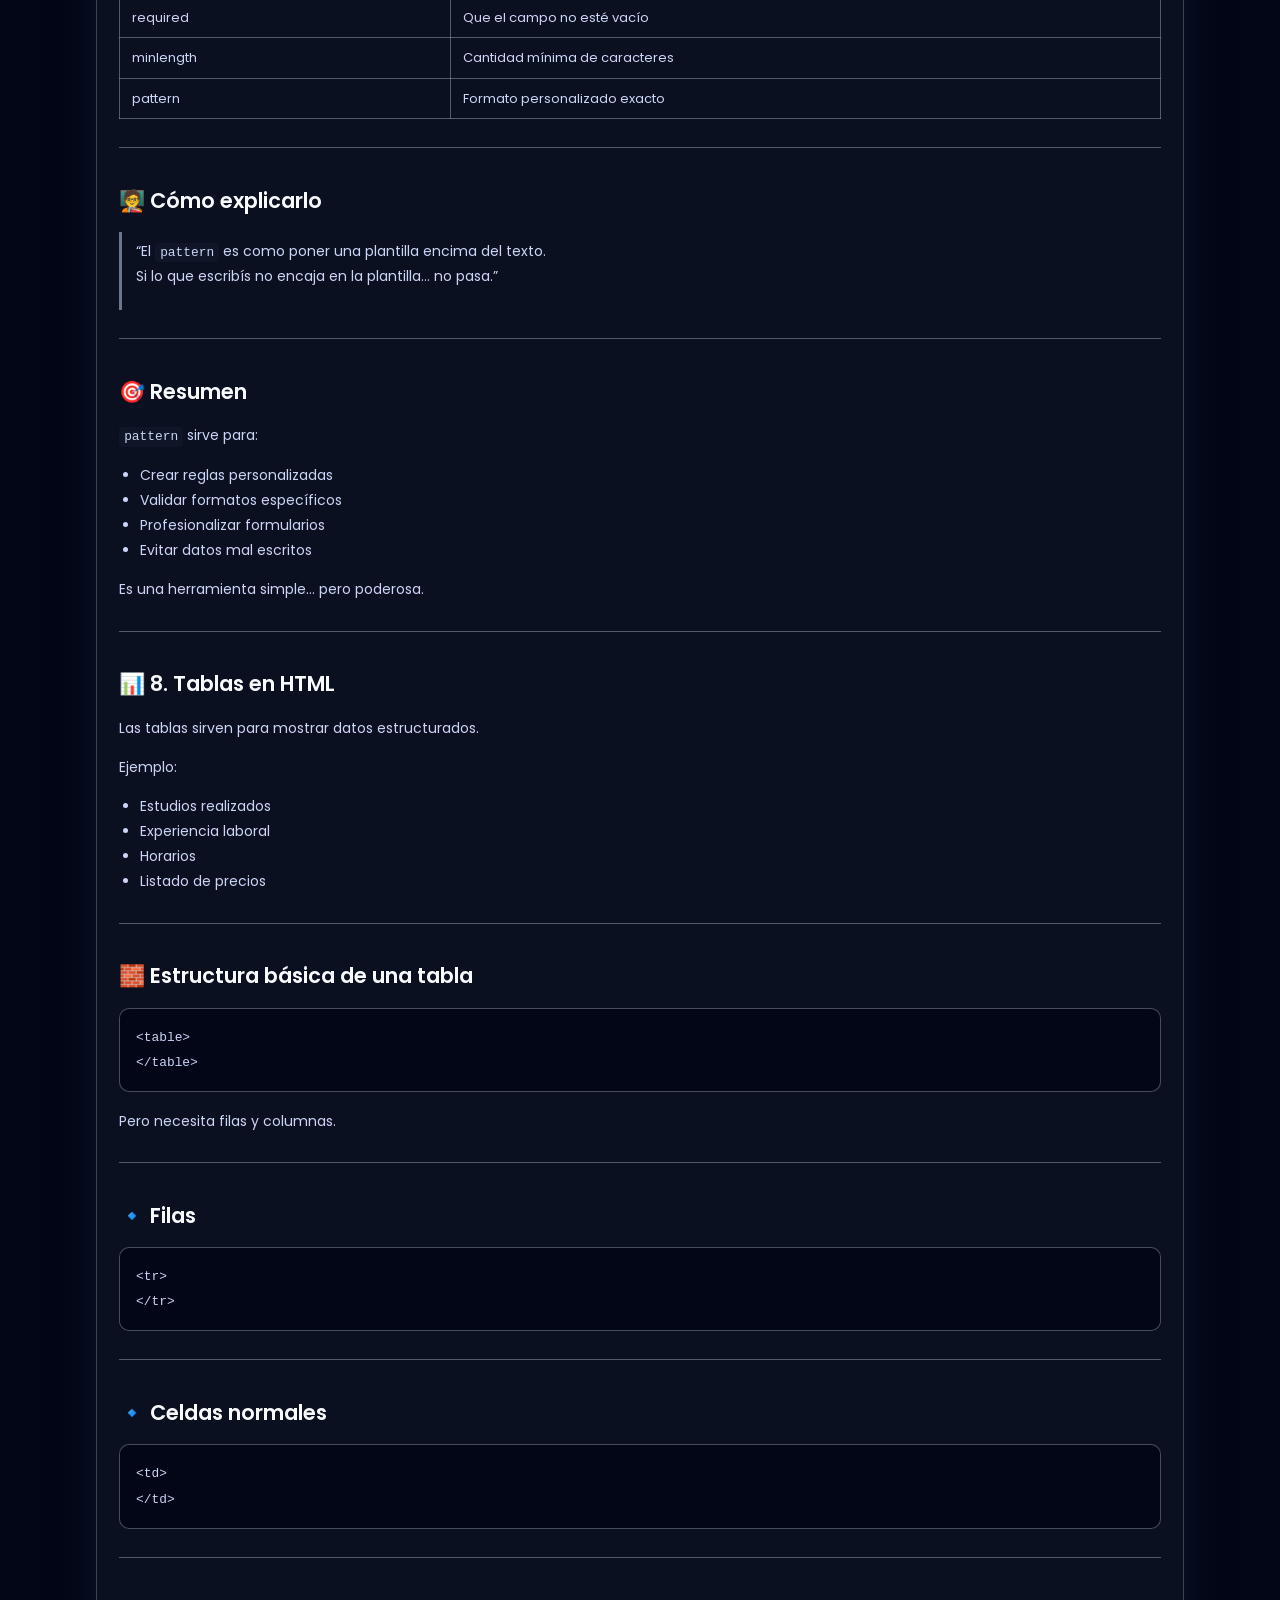
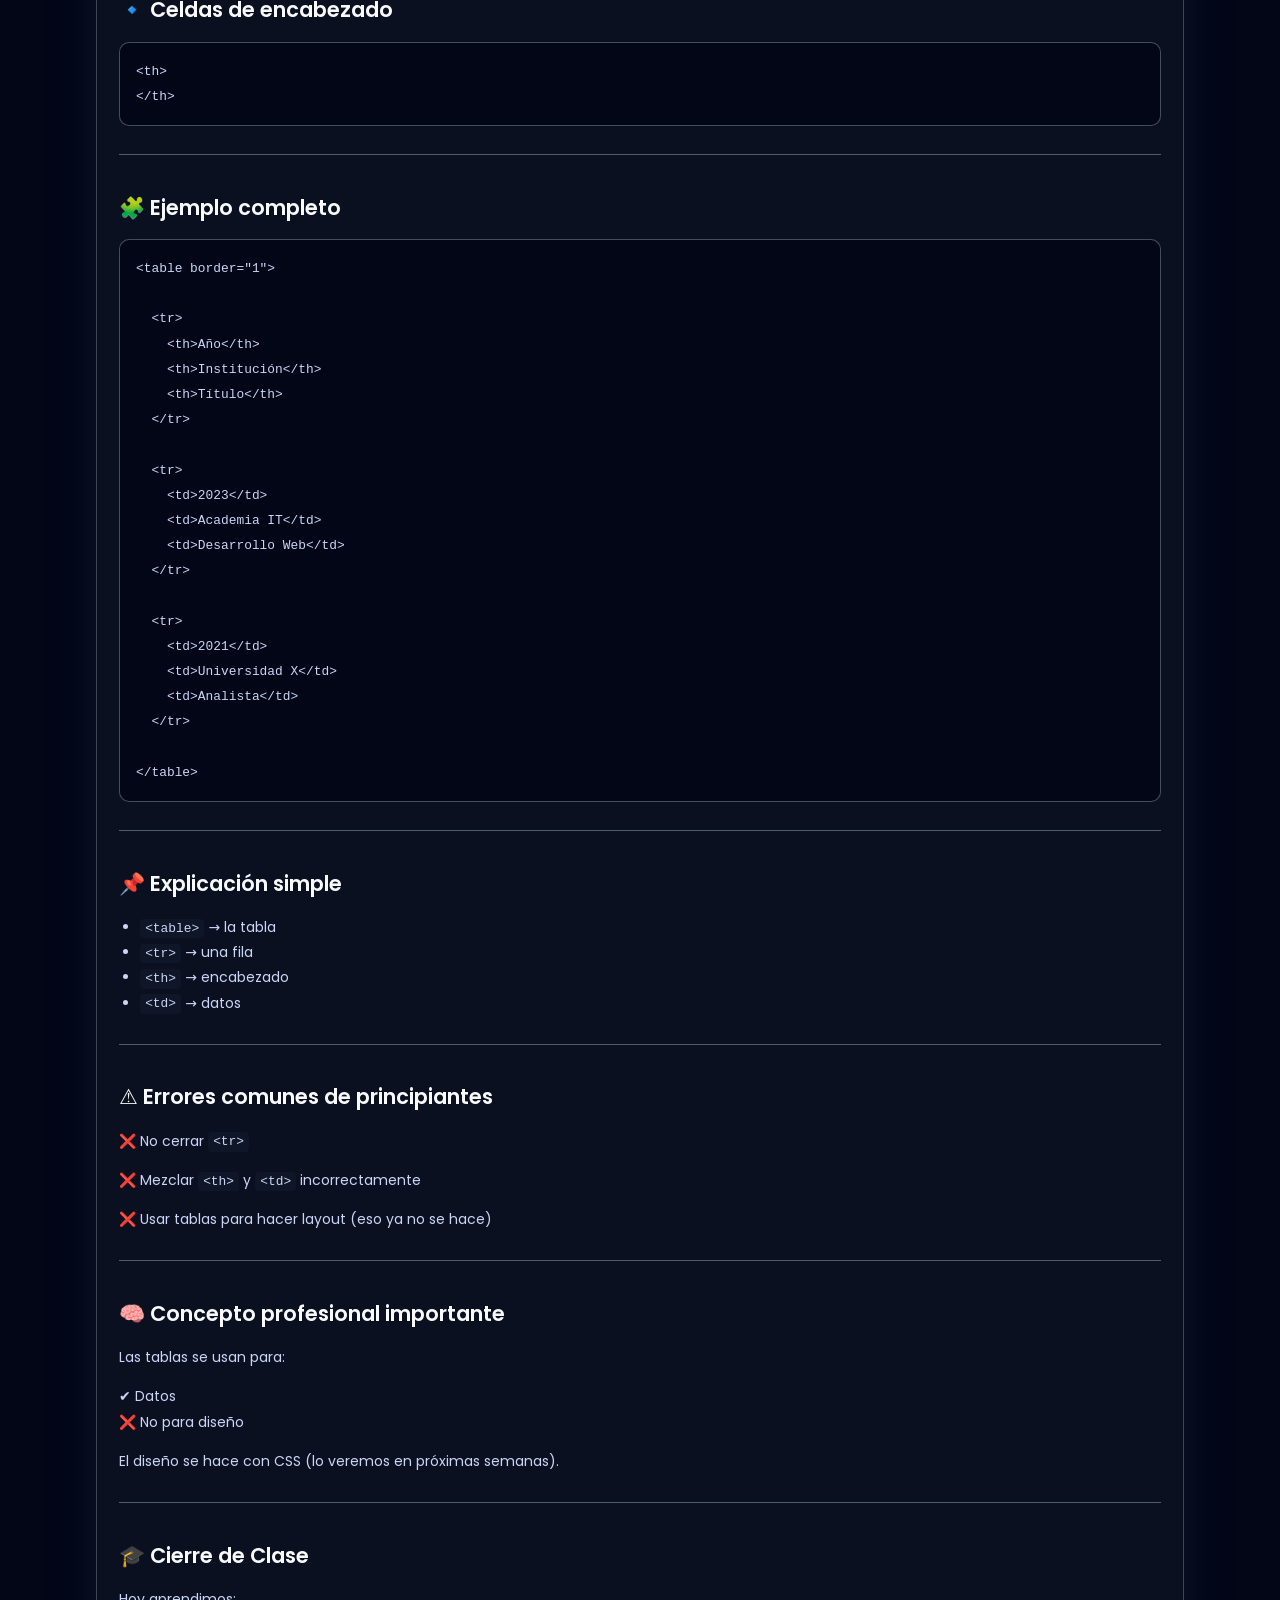
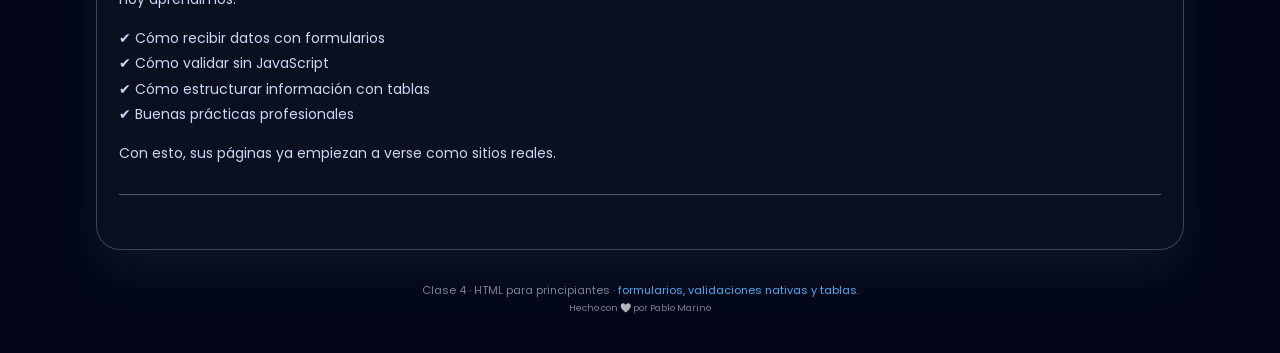
<file: pages/clase4.html>
<!doctype html>
<html lang="es">
  <head>
    <meta charset="UTF-8" />
    <meta name="viewport" content="width=device-width, initial-scale=1.0" />
    <title>Clase 4 · Formularios y tablas en HTML</title>

    <link rel="preconnect" href="https://fonts.googleapis.com" />
    <link rel="preconnect" href="https://fonts.gstatic.com" crossorigin />
    <link
      href="https://fonts.googleapis.com/css2?family=Poppins:wght@300;400;600;700&display=swap"
      rel="stylesheet"
    />

    <link rel="stylesheet" href="../css/style.css" />
  </head>
  <body>
    <div class="page">
      <header>
        <div class="logo">
          <a href="/index.html">
            <div class="logo-badge">
              <div class="logo-badge-inner">H</div>
            </div>
          </a>
          <div>
            <div class="logo-text-main">DocuHTML</div>
            <div class="logo-text-sub">Guía visual para principiantes</div>
          </div>
        </div>
        <nav>
          <ul>
            <li><a href="clase2.html">Clase 2</a></li>
            <li><a href="clase3.html">Clase 3</a></li>
            <li><a class="cta" href="clase4.html">Clase 4</a></li>
          </ul>
        </nav>
      </header>

      <main>
        <section class="content-card">
          <h2>🚀 Clase 4: Formularios y Tablas en HTML</h2>
          <p>
            <strong>Tema:</strong> Recolección de datos y organización de
            información
          </p>
          <hr />
          <h2>🎯 Objetivo de la clase</h2>
          <p>Al finalizar la clase, el estudiante podrá:</p>
          <ul>
            <li>Crear formularios funcionales en HTML</li>
            <li>Entender los principales tipos de inputs</li>
            <li>Usar validaciones nativas</li>
            <li>Crear tablas correctamente estructuradas</li>
            <li>Incorporar estos elementos en su Biografía Profesional</li>
          </ul>
          <hr />
          <h2>🧠 1. ¿Qué es un formulario?</h2>
          <p>
            Un formulario es la forma que tiene una página web de
            <strong>recibir información del usuario</strong>.
          </p>
          <p>Ejemplos reales:</p>
          <ul>
            <li>Formulario de contacto</li>
            <li>Registro en una plataforma</li>
            <li>Inicio de sesión</li>
            <li>Suscripción a newsletter</li>
          </ul>
          <hr />
          <h2>🧱 2. Estructura básica de un formulario</h2>
          <p>La etiqueta principal es:</p>
          <pre><code class="language-xml">&lt;form&gt;
&lt;/form&gt;
</code></pre>
          <p>
            Pero sola no hace nada. Necesita <strong>inputs</strong> (campos de
            entrada).
          </p>
          <hr />
          <h2>🔹 Ejemplo mínimo</h2>
          <pre><code class="language-xml">&lt;form&gt;
  &lt;input type="text"&gt;
&lt;/form&gt;
</code></pre>
          <p>Eso crea un campo donde el usuario puede escribir.</p>
          <hr />
          <h2>📌 3. Los tipos de Input más importantes</h2>
          <hr />
          <h2>📝 1️⃣ Texto</h2>
          <pre><code class="language-xml">&lt;input type="text"&gt;
</code></pre>
          <p>Sirve para nombres, ciudades, etc.</p>
          <hr />
          <h2>📧 2️⃣ Email</h2>
          <pre><code class="language-xml">&lt;input type="email"&gt;
</code></pre>
          <p>Valida automáticamente que tenga formato de correo.</p>
          <p>Si el usuario escribe:</p>
          <pre><code class="language-xml">juan@gmail
</code></pre>
          <p>El navegador mostrará error.</p>
          <hr />
          <h2>🔢 3️⃣ Número</h2>
          <pre><code class="language-xml">&lt;input type="number"&gt;
</code></pre>
          <p>Solo permite números.</p>
          <hr />
          <h2>🔒 4️⃣ Password</h2>
          <pre><code class="language-xml">&lt;input type="password"&gt;
</code></pre>
          <p>Oculta lo que el usuario escribe.</p>
          <hr />
          <h2>📅 5️⃣ Fecha</h2>
          <pre><code class="language-xml">&lt;input type="date"&gt;
</code></pre>
          <p>Muestra selector de calendario.</p>
          <hr />
          <h2>📋 6️⃣ Área de texto (mensajes largos)</h2>
          <pre><code class="language-xml">&lt;textarea&gt; &lt;/textarea&gt;
</code></pre>
          <p>Ideal para mensajes de contacto.</p>
          <hr />
          <h2>🏷️ 4. La etiqueta <code>&lt;label&gt;</code> (Muy importante)</h2>
          <p>Siempre debemos vincular el texto con el input.</p>
          <p>❌ Incorrecto:</p>
          <pre><code class="language-xml">Nombre
&lt;input type="text"&gt;
</code></pre>
          <p>✅ Correcto:</p>
          <pre><code class="language-xml">&lt;label for="nombre"&gt;Nombre&lt;/label&gt;
&lt;input type="text" id="nombre"&gt;
</code></pre>
          <p>Esto mejora:</p>
          <ul>
            <li>Accesibilidad</li>
            <li>Experiencia de usuario</li>
            <li>Profesionalismo</li>
          </ul>
          <hr />
          <h2>🛑 5. Validaciones Nativas</h2>
          <p>HTML permite validar sin usar JavaScript.</p>
          <hr />
          <h2>🔹 Campo obligatorio</h2>
          <pre><code class="language-xml">&lt;input type="text" required&gt;
</code></pre>
          <hr />
          <h2>🔹 Longitud mínima</h2>
          <pre><code class="language-xml">&lt;input type="password" minlength="6"&gt;
</code></pre>
          <hr />
          <h2>🔹 Patrón personalizado</h2>
          <pre><code class="language-xml">&lt;input type="text" pattern="[0-9]{10}"&gt;
</code></pre>
          <p>Ejemplo: teléfono de 10 números.</p>
          <hr />
          <h2>📬 6. Botón de envío</h2>
          <pre><code class="language-xml">&lt;button type="submit"&gt;Enviar&lt;/button&gt;
</code></pre>
          <p>O también:</p>
          <pre><code class="language-xml">&lt;input type="submit" value="Enviar"&gt;
</code></pre>
          <hr />
          <h2>🧩 7. Ejemplo completo de formulario de contacto</h2>
          <pre><code class="language-xml">&lt;section&gt;
  &lt;h2&gt;Contacto&lt;/h2&gt;

  &lt;form&gt;

    &lt;label for="nombre"&gt;Nombre&lt;/label&gt;
    &lt;input type="text" id="nombre" required&gt;

    &lt;br&gt; &lt;br&gt;

    &lt;label for="email"&gt;Email&lt;/label&gt;
    &lt;input type="email" id="email" required&gt;

    &lt;br&gt; &lt;br&gt;

    &lt;label for="mensaje"&gt;Mensaje&lt;/label&gt;
    &lt;textarea id="mensaje" required&gt; &lt;/textarea&gt;

    &lt;br&gt; &lt;br&gt;

    &lt;button type="submit"&gt;Enviar&lt;/button&gt;

  &lt;/form&gt;
&lt;/section&gt;
</code></pre>
          <hr />
          <h2>🎯 ¿Qué es la propiedad <code>pattern</code>?</h2>
          <p>
            <code>pattern</code> es un atributo de los
            <code>&lt;input&gt;</code> que permite definir
            <strong
              >una regla personalizada de validación usando expresiones
              regulares (RegEx)</strong
            >.
          </p>
          <p>En palabras simples:</p>
          <blockquote>
            <p>
              Es una forma de decirle al navegador:<br />“Este campo solo acepta
              texto que cumpla esta forma específica”.
            </p>
          </blockquote>
          <hr />
          <h2>🧠 ¿Para qué sirve?</h2>
          <p>Sirve para validar formatos específicos cuando:</p>
          <ul>
            <li>El tipo <code>email</code> no es suficiente</li>
            <li>Necesitamos un formato exacto</li>
            <li>Queremos controlar cómo se escribe algo</li>
          </ul>
          <hr />
          <h2>🧱 Sintaxis básica</h2>
          <pre><code class="language-xml">&lt;input type="text" pattern="REGEX_AQUI"&gt;
</code></pre>
          <p>Ejemplo simple:</p>
          <pre><code class="language-xml">&lt;input type="text" pattern="[0-9]{10}"&gt;
</code></pre>
          <p>Esto significa:</p>
          <ul>
            <li>Solo números</li>
            <li>Exactamente 10</li>
            <li>Ni más, ni menos</li>
          </ul>
          <hr />
          <h2>🔎 ¿Cómo funciona?</h2>
          <p>
            <code>pattern</code> usa
            <strong>expresiones regulares (RegEx)</strong>.
          </p>
          <p>
            No vamos a profundizar demasiado en RegEx ahora (eso sería otra
            clase 😉), pero vamos a entender lo básico.
          </p>
          <hr />
          <h2>📘 Ejemplos prácticos y explicados</h2>
          <hr />
          <h2>📞 1️⃣ Teléfono de 10 números</h2>
          <pre><code class="language-xml">&lt;input type="text" pattern="[0-9]{10}" required&gt;
</code></pre>
          <h3>¿Qué significa?</h3>
          <p><code>[0-9]</code> → solo números</p>
          <p><code>{10}</code> → exactamente 10 veces</p>
          <p>✔ Válido:</p>
          <pre><code class="language-xml">3814567890
</code></pre>
          <p>❌ Inválido:</p>
          <pre><code class="language-xml">381-456-7890
</code></pre>
          <hr />
          <h2>🔠 2️⃣ Solo letras</h2>
          <pre><code class="language-xml">&lt;input type="text" pattern="[A-Za-z]+" required&gt;
</code></pre>
          <p>Significa:</p>
          <ul>
            <li>Solo letras</li>
            <li>Al menos una</li>
          </ul>
          <p>✔ Válido:</p>
          <pre><code class="language-xml">Juan
</code></pre>
          <p>❌ Inválido:</p>
          <pre><code class="language-xml">Juan123
</code></pre>
          <hr />
          <h2>🆔 3️⃣ DNI argentino (7 u 8 números)</h2>
          <pre><code class="language-xml">&lt;input type="text" pattern="[0-9]{7,8}" required&gt;
</code></pre>
          <p>Significa:</p>
          <ul>
            <li>Solo números</li>
            <li>Entre 7 y 8 caracteres</li>
          </ul>
          <hr />
          <h2>🔐 4️⃣ Contraseña con mínimo 8 caracteres, letras y números</h2>
          <pre><code class="language-xml">&lt;input 
  type="password" 
  pattern="(?=.*[A-Za-z])(?=.*[0-9]).{8,}" 
  required&gt;
</code></pre>
          <p>Este es más avanzado, pero significa:</p>
          <ul>
            <li>Al menos una letra</li>
            <li>Al menos un número</li>
            <li>Mínimo 8 caracteres</li>
          </ul>
          <hr />
          <h2>🧠 Algo MUY importante</h2>
          <p><code>pattern</code>:</p>
          <p>
            ✔ Solo funciona cuando el formulario se envía<br />✔ No reemplaza
            <code>required</code><br />✔ No muestra mensaje personalizado (por
            defecto)
          </p>
          <p>Si el valor no cumple el patrón, el navegador mostrará:</p>
          <blockquote>
            <p>“El formato no es válido”</p>
          </blockquote>
          <hr />
          <h2>🎨 Cómo mejorar la experiencia (tip profesional)</h2>
          <p>Podemos agregar el atributo <code>title</code>:</p>
          <pre><code class="language-xml">&lt;input 
  type="text" 
  pattern="[0-9]{10}" 
  title="Debe contener exactamente 10 números"
  required&gt;
</code></pre>
          <p>
            Ahora el navegador mostrará ese mensaje cuando el formato no sea
            correcto.
          </p>
          <p>💡 Esto es MUY buena práctica.</p>
          <hr />
          <h2>🧠 ¿Cuándo usar <code>pattern</code>?</h2>
          <p>Usarlo cuando:</p>
          <ul>
            <li>Necesitamos un formato exacto</li>
            <li>El input <code>type</code> no cubre nuestra necesidad</li>
            <li>Queremos controlar estructura específica</li>
          </ul>
          <p>Ejemplos reales:</p>
          <p>
            ✔ Código postal<br />✔ Número de cliente<br />✔ DNI<br />✔ Teléfono
            sin guiones<br />✔ Usuario sin espacios
          </p>
          <hr />
          <h2>🚫 ¿Cuándo NO usarlo?</h2>
          <p>No usarlo cuando:</p>
          <ul>
            <li>El tipo ya valida solo (ej: <code>type="email"</code>)</li>
            <li>La validación es demasiado compleja</li>
            <li>
              Necesitamos mensajes personalizados avanzados (ahí usamos
              JavaScript)
            </li>
          </ul>
          <hr />
          <h2>📌 Comparación rápida</h2>
          <table>
            <thead>
              <tr>
                <th>Atributo</th>
                <th>Qué valida</th>
              </tr>
            </thead>
            <tbody>
              <tr>
                <td>type="email"</td>
                <td>Formato básico de email</td>
              </tr>
              <tr>
                <td>required</td>
                <td>Que el campo no esté vacío</td>
              </tr>
              <tr>
                <td>minlength</td>
                <td>Cantidad mínima de caracteres</td>
              </tr>
              <tr>
                <td>pattern</td>
                <td>Formato personalizado exacto</td>
              </tr>
            </tbody>
          </table>
          <hr />
          <h2>🧑‍🏫 Cómo explicarlo</h2>
          <blockquote>
            <p>
              “El <code>pattern</code> es como poner una plantilla encima del
              texto.<br />Si lo que escribís no encaja en la plantilla… no
              pasa.”
            </p>
          </blockquote>
          <hr />
          <h2>🎯 Resumen</h2>
          <p><code>pattern</code> sirve para:</p>
          <ul>
            <li>Crear reglas personalizadas</li>
            <li>Validar formatos específicos</li>
            <li>Profesionalizar formularios</li>
            <li>Evitar datos mal escritos</li>
          </ul>
          <p>Es una herramienta simple… pero poderosa.</p>
          <hr />
          <h2>📊 8. Tablas en HTML</h2>
          <p>Las tablas sirven para mostrar datos estructurados.</p>
          <p>Ejemplo:</p>
          <ul>
            <li>Estudios realizados</li>
            <li>Experiencia laboral</li>
            <li>Horarios</li>
            <li>Listado de precios</li>
          </ul>
          <hr />
          <h2>🧱 Estructura básica de una tabla</h2>
          <pre><code class="language-xml">&lt;table&gt;
&lt;/table&gt;
</code></pre>
          <p>Pero necesita filas y columnas.</p>
          <hr />
          <h2>🔹 Filas</h2>
          <pre><code class="language-xml">&lt;tr&gt;
&lt;/tr&gt;
</code></pre>
          <hr />
          <h2>🔹 Celdas normales</h2>
          <pre><code class="language-xml">&lt;td&gt;
&lt;/td&gt;
</code></pre>
          <hr />
          <h2>🔹 Celdas de encabezado</h2>
          <pre><code class="language-xml">&lt;th&gt;
&lt;/th&gt;
</code></pre>
          <hr />
          <h2>🧩 Ejemplo completo</h2>
          <pre><code class="language-xml">&lt;table border="1"&gt;

  &lt;tr&gt;
    &lt;th&gt;Año&lt;/th&gt;
    &lt;th&gt;Institución&lt;/th&gt;
    &lt;th&gt;Título&lt;/th&gt;
  &lt;/tr&gt;

  &lt;tr&gt;
    &lt;td&gt;2023&lt;/td&gt;
    &lt;td&gt;Academia IT&lt;/td&gt;
    &lt;td&gt;Desarrollo Web&lt;/td&gt;
  &lt;/tr&gt;

  &lt;tr&gt;
    &lt;td&gt;2021&lt;/td&gt;
    &lt;td&gt;Universidad X&lt;/td&gt;
    &lt;td&gt;Analista&lt;/td&gt;
  &lt;/tr&gt;

&lt;/table&gt;
</code></pre>
          <hr />
          <h2>📌 Explicación simple</h2>
          <ul>
            <li><code>&lt;table&gt;</code> → la tabla</li>
            <li><code>&lt;tr&gt;</code> → una fila</li>
            <li><code>&lt;th&gt;</code> → encabezado</li>
            <li><code>&lt;td&gt;</code> → datos</li>
          </ul>
          <hr />
          <h2>⚠️ Errores comunes de principiantes</h2>
          <p>❌ No cerrar <code>&lt;tr&gt;</code></p>
          <p>
            ❌ Mezclar <code>&lt;th&gt;</code> y
            <code>&lt;td&gt;</code> incorrectamente
          </p>
          <p>❌ Usar tablas para hacer layout (eso ya no se hace)</p>
          <hr />
          <h2>🧠 Concepto profesional importante</h2>
          <p>Las tablas se usan para:</p>
          <p>✔ Datos<br />❌ No para diseño</p>
          <p>El diseño se hace con CSS (lo veremos en próximas semanas).</p>
          <hr />
          <h2>🎓 Cierre de Clase</h2>
          <p>Hoy aprendimos:</p>
          <p>
            ✔ Cómo recibir datos con formularios<br />✔ Cómo validar sin
            JavaScript<br />✔ Cómo estructurar información con tablas<br />✔
            Buenas prácticas profesionales
          </p>
          <p>Con esto, sus páginas ya empiezan a verse como sitios reales.</p>
          <hr />
        </section>
      </main>

      <footer>
        Clase 4 · HTML para principiantes ·
        <span>formularios, validaciones nativas y tablas.</span><br />
        <small>Hecho con 🤍 por Pablo Marino</small>
      </footer>
    </div>
  </body>
</html>
</file>
<file: css/style.css>
:root {
        --bg: #050816;
        --bg-soft: #0b1021;
        --accent: #ff6b6b;
        --accent-soft: rgba(255, 107, 107, 0.12);
        --accent-2: #4dabf7;
        --text-main: #f8fafc;
        --text-soft: #cbd5f5;
        --border-soft: rgba(148, 163, 184, 0.35);
        --shadow-soft: 0 22px 45px rgba(15, 23, 42, 0.9);
        --radius-lg: 24px;
        --radius-sm: 12px;
      }

      *,
      *::before,
      *::after {
        box-sizing: border-box;
        margin: 0;
        padding: 0;
      }

      body {
        min-height: 100vh;
        margin: 0;
        font-family:
          "Poppins",
          system-ui,
          -apple-system,
          BlinkMacSystemFont,
          "Segoe UI",
          sans-serif;
        background:
          radial-gradient(circle at top left, #1e293b 0, #020617 50%),
          radial-gradient(circle at bottom right, #334155 0, #020617 50%);
        color: var(--text-main);
      }

      .page {
        max-width: 1120px;
        margin: 0 auto;
        padding: 24px 16px 40px;
        display: flex;
        flex-direction: column;
        gap: 24px;
      }

      header {
        position: sticky;
        top: 0;
        z-index: 20;
        backdrop-filter: blur(18px);
        background: linear-gradient(
            135deg,
            rgba(15, 23, 42, 0.96),
            rgba(15, 23, 42, 0.88)
          )
          border-box;
        border: 1px solid rgba(148, 163, 184, 0.35);
        box-shadow: 0 18px 30px rgba(15, 23, 42, 0.9);
        border-radius: 999px;
        padding: 12px 20px;
        display: flex;
        align-items: center;
        justify-content: space-between;
        gap: 16px;
      }

      .logo {
        display: flex;
        align-items: center;
        gap: 10px;
      }

      .logo-badge {
        width: 32px;
        height: 32px;
        border-radius: 999px;
        background: conic-gradient(
          from 180deg,
          #ff6b6b,
          #f97316,
          #22c55e,
          #06b6d4,
          #4f46e5,
          #ec4899,
          #ff6b6b
        );
        padding: 2px;
        display: flex;
        align-items: center;
        justify-content: center;
      }

      .logo-badge-inner {
        width: 100%;
        height: 100%;
        border-radius: inherit;
        background: #020617;
        display: flex;
        align-items: center;
        justify-content: center;
        color: var(--accent);
        font-weight: 700;
        font-size: 14px;
        letter-spacing: 1px;
      }

      .logo-text-main {
        font-weight: 700;
        letter-spacing: 0.08em;
        font-size: 15px;
        text-transform: uppercase;
      }

      .logo-text-sub {
        font-size: 11px;
        color: var(--text-soft);
      }

      nav ul {
        list-style: none;
        display: flex;
        gap: 16px;
        font-size: 14px;
      }

      nav a {
        color: var(--text-soft);
        text-decoration: none;
        padding: 6px 14px;
        border-radius: 999px;
        border: 1px solid transparent;
        transition: all 0.16s ease-out;
        background: transparent;
      }

      nav a:hover {
        color: var(--text-main);
        border-color: rgba(148, 163, 184, 0.5);
        background: rgba(15, 23, 42, 0.9);
      }

      nav a.cta {
        background: linear-gradient(135deg, var(--accent), #f97316);
        color: #0f172a;
        font-weight: 600;
        border: none;
        box-shadow: 0 14px 30px rgba(248, 113, 113, 0.45);
      }

      nav a.cta:hover {
        transform: translateY(-1px);
        box-shadow: 0 18px 35px rgba(248, 113, 113, 0.65);
      }

      main {
        display: flex;
        flex-direction: column;
        gap: 24px;
      }

      .content-card {
        border-radius: var(--radius-lg);
        background: var(--bg-soft);
        border: 1px solid var(--border-soft);
        padding: 24px 22px 26px;
        box-shadow: var(--shadow-soft);
        color: var(--text-soft);
        font-size: clamp(13px, 1.5vw, 14px);
        line-height: 1.8;
      }

      .content-card h1,
      .content-card h2,
      .content-card h3,
      .content-card h4,
      .content-card h5,
      .content-card h6 {
        margin-top: 1.6em;
        margin-bottom: 0.6em;
        font-weight: 600;
        color: var(--text-main);
      }

      .content-card h2:first-of-type {
        margin-top: 0;
      }

      .content-card p {
        margin: 0 0 1em;
      }

      .content-card a {
        color: var(--accent-2);
      }

      .content-card code {
        background: rgba(15, 23, 42, 0.9);
        padding: 0.18em 0.4em;
        border-radius: 4px;
        font-size: 0.92em;
      }

      .content-card pre {
        background: #020617;
        padding: 16px;
        border-radius: 10px;
        overflow-x: auto;
        border: 1px solid rgba(148, 163, 184, 0.45);
        margin: 0 0 1.2em;
      }

      .content-card pre code {
        background: none;
        padding: 0;
      }

      .content-card blockquote {
        margin: 0 0 1em;
        padding: 0.5em 1em;
        border-left: 3px solid rgba(148, 163, 184, 0.7);
        color: var(--text-soft);
      }

      .content-card ul,
      .content-card ol {
        margin: 0 0 1em 1.5em;
      }

      .content-card table {
        border-collapse: collapse;
        width: 100%;
        margin: 0 0 1.4em;
        font-size: 13px;
      }

      .content-card th,
      .content-card td {
        border: 1px solid rgba(148, 163, 184, 0.5);
        padding: 8px 12px;
        text-align: left;
      }

      .content-card th {
        background: rgba(15, 23, 42, 0.9);
        color: var(--text-main);
      }

      .content-card img {
        max-width: 100%;
        height: auto;
        border-radius: 12px;
        margin: 8px 0 14px;
      }

      .content-card hr {
        border: none;
        border-top: 1px solid rgba(148, 163, 184, 0.5);
        margin: 2em 0;
      }

      footer {
        margin-top: 8px;
        font-size: 11px;
        color: rgba(148, 163, 184, 0.8);
        text-align: center;
      }

      footer span {
        color: var(--accent-2);
      }

      @media (max-width: 1024px) {
        .page {
          padding: 20px 18px 32px;
        }

        .content-card {
          padding: 22px 20px 24px;
          font-size: 13.5px;
        }
      }

      @media (max-width: 840px) {
        header {
          border-radius: 18px;
        }

        .page {
          padding: 18px 14px 32px;
        }
      }

      @media (max-width: 640px) {
        header {
          flex-direction: column;
          align-items: flex-start;
          padding: 10px 14px;
        }

        nav ul {
          width: 100%;
          justify-content: space-between;
          font-size: 13px;
          flex-wrap: wrap;
          row-gap: 8px;
        }

        .content-card {
          padding: 18px 14px 20px;
          font-size: 13px;
        }

        .content-card table {
          display: block;
          width: 100%;
          overflow-x: auto;
        }

        .content-card pre {
          font-size: 12px;
          padding: 14px;
        }
      }
</file>
